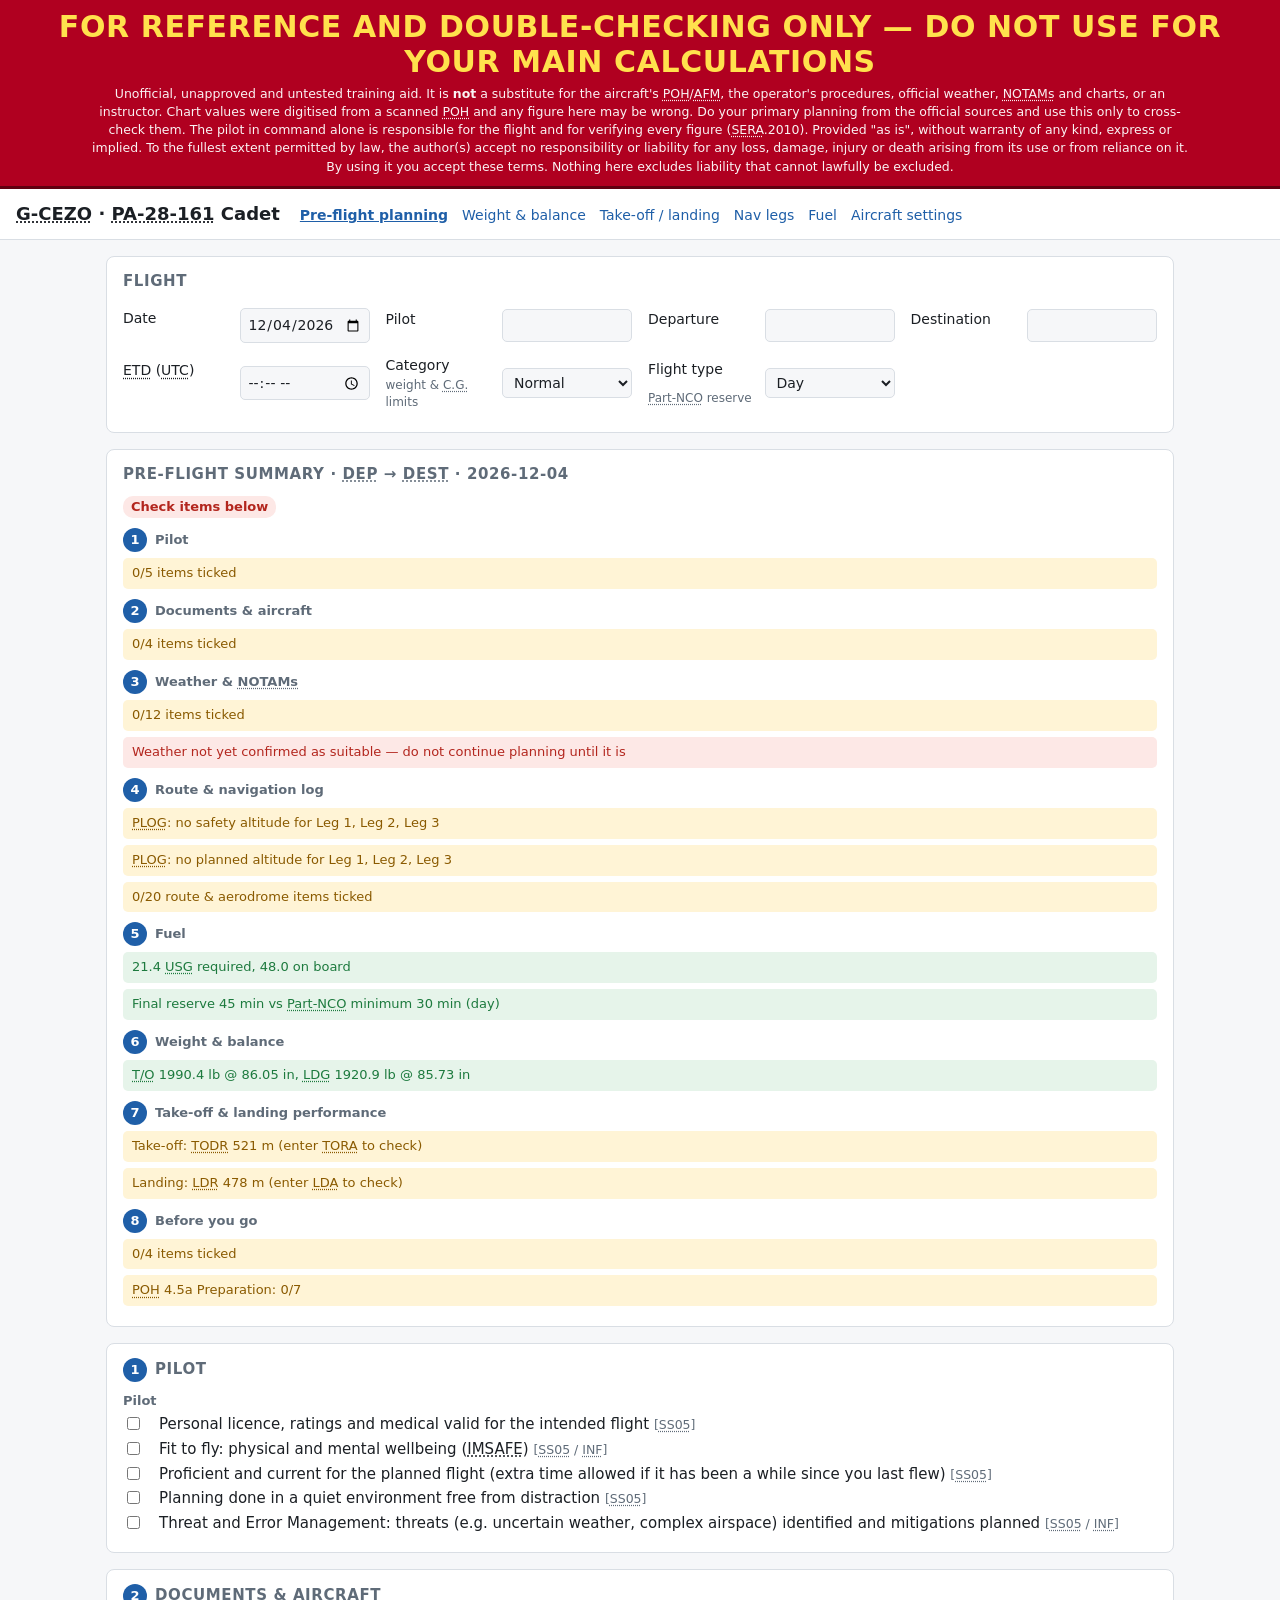
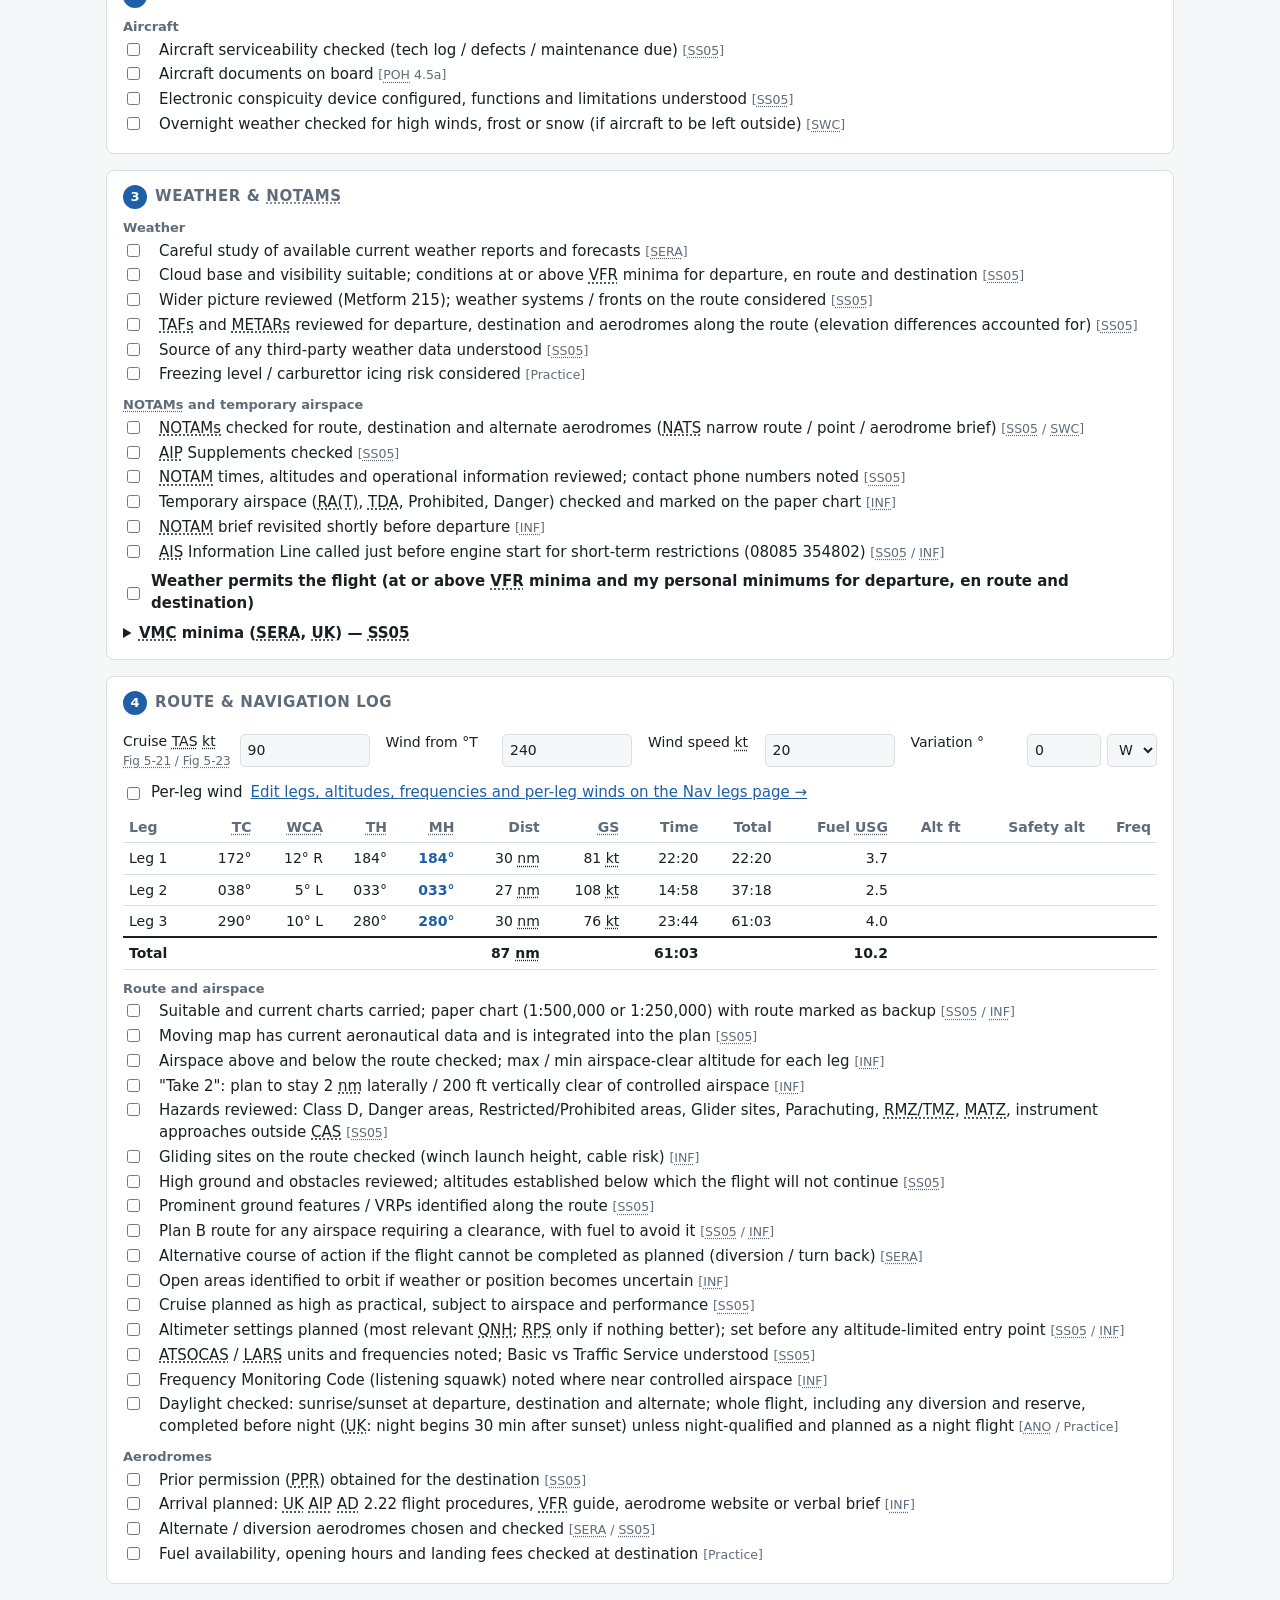
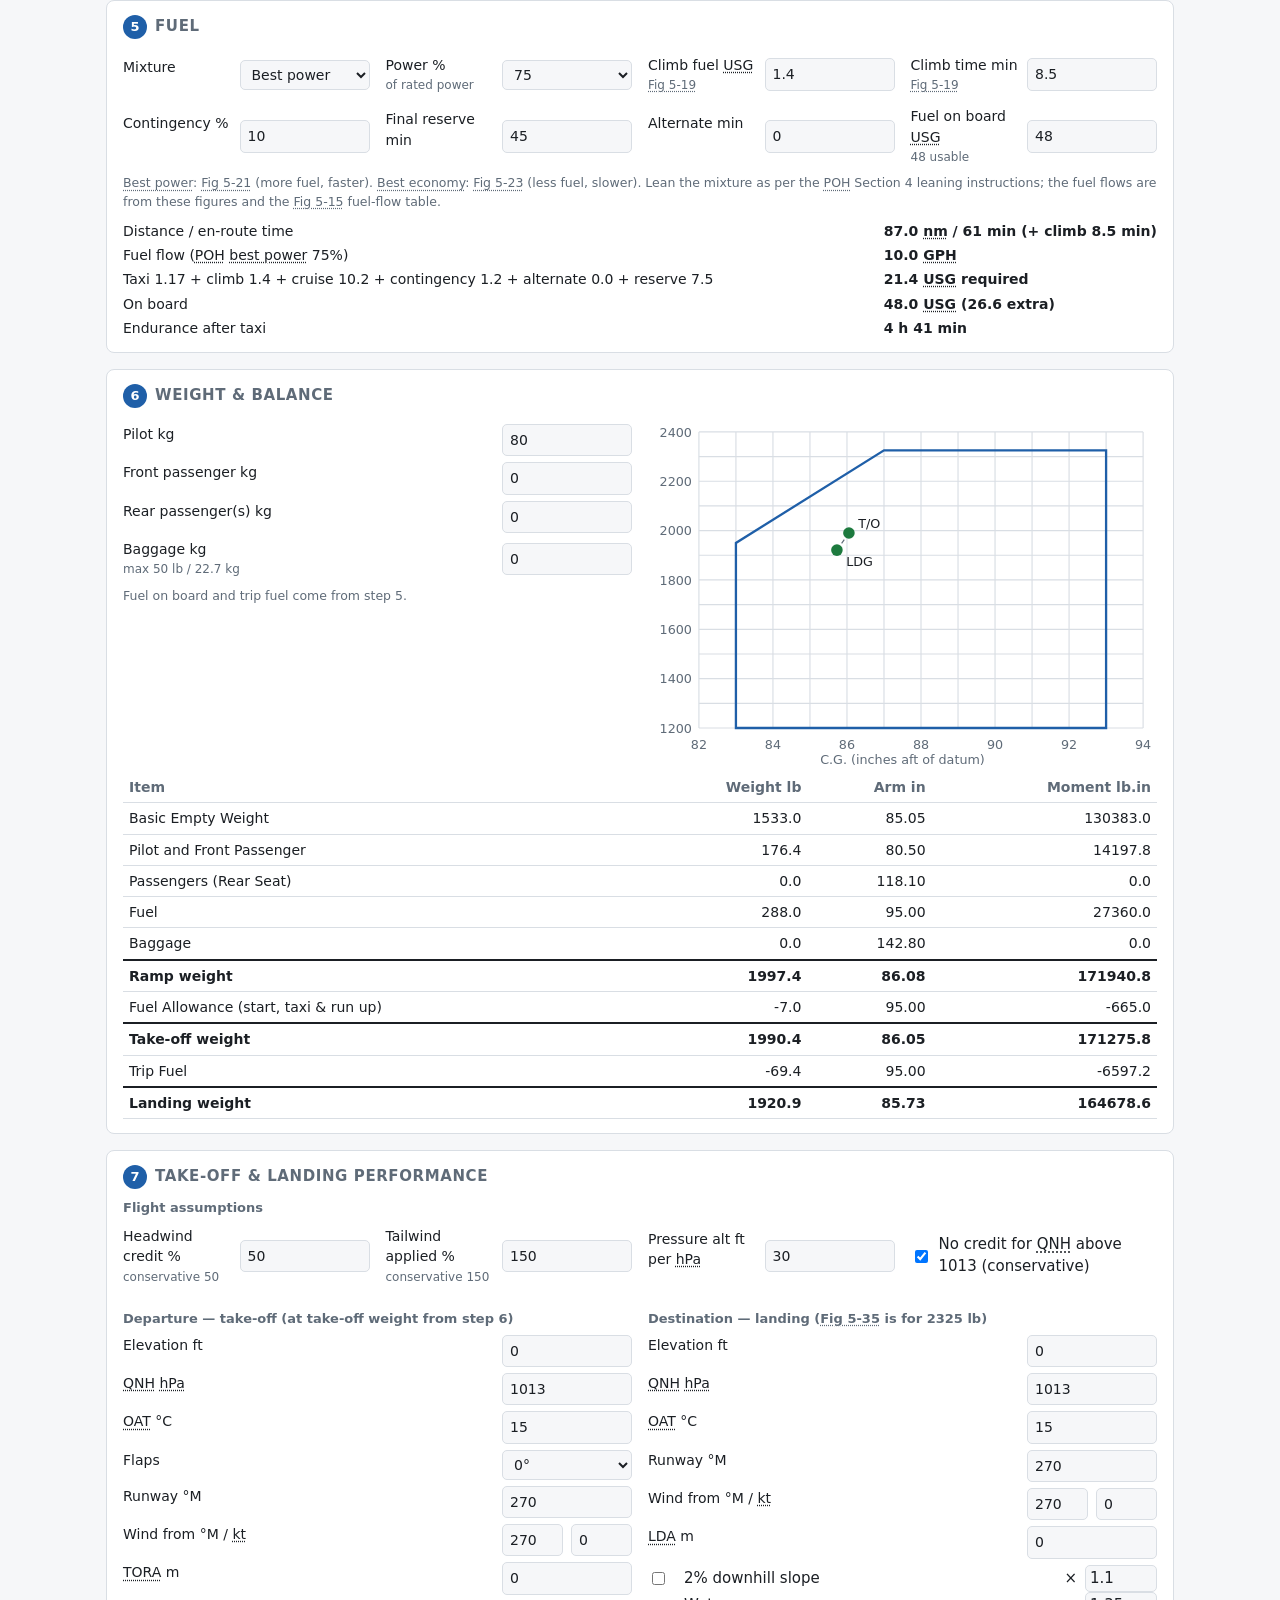
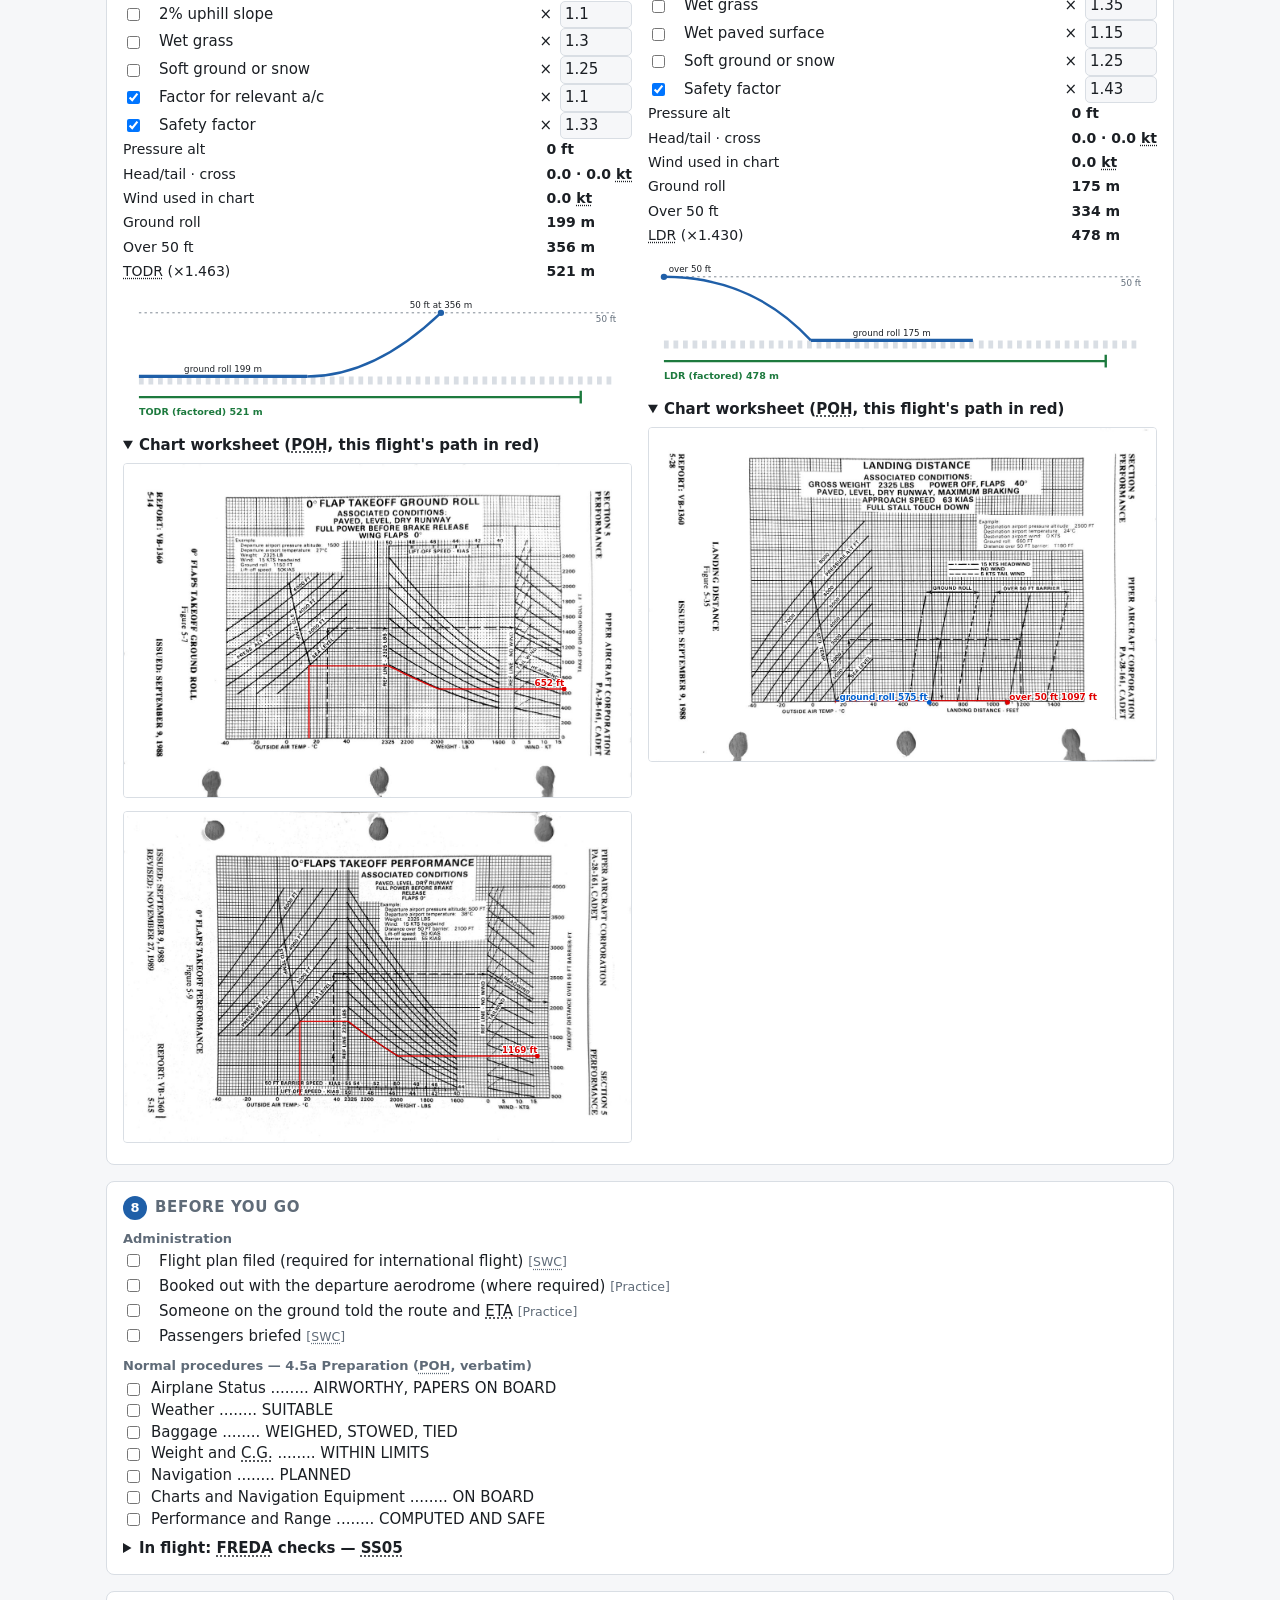
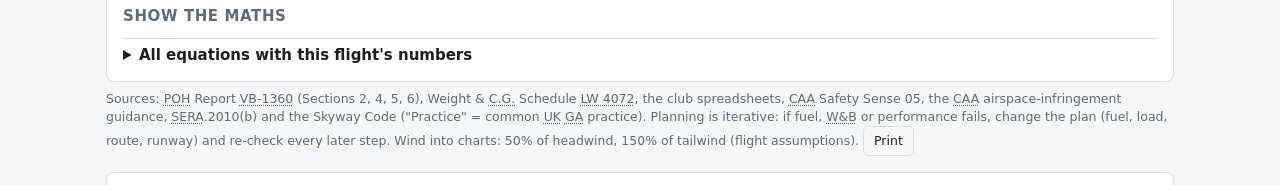
<file: index.html>
<!doctype html>
<html lang="en"><head><meta charset="utf-8"><meta name="viewport" content="width=device-width,initial-scale=1">
<title>G-CEZO Planning Tools</title>
<meta http-equiv="refresh" content="0; url=tools/preflight.html">
<style>body{font:16px system-ui,sans-serif;margin:2rem;background:#fff;color:#111}@media (prefers-color-scheme:dark){body{background:#121417;color:#e7eaee}a{color:#7fb0ef}}</style>
</head><body>
<p><b style="color:#b00020">UNOFFICIAL — FOR REFERENCE AND DOUBLE-CHECKING ONLY.</b></p>
<p>Opening the <a href="tools/preflight.html">G-CEZO pre-flight planning tools</a>…</p>
</body></html>
</file>
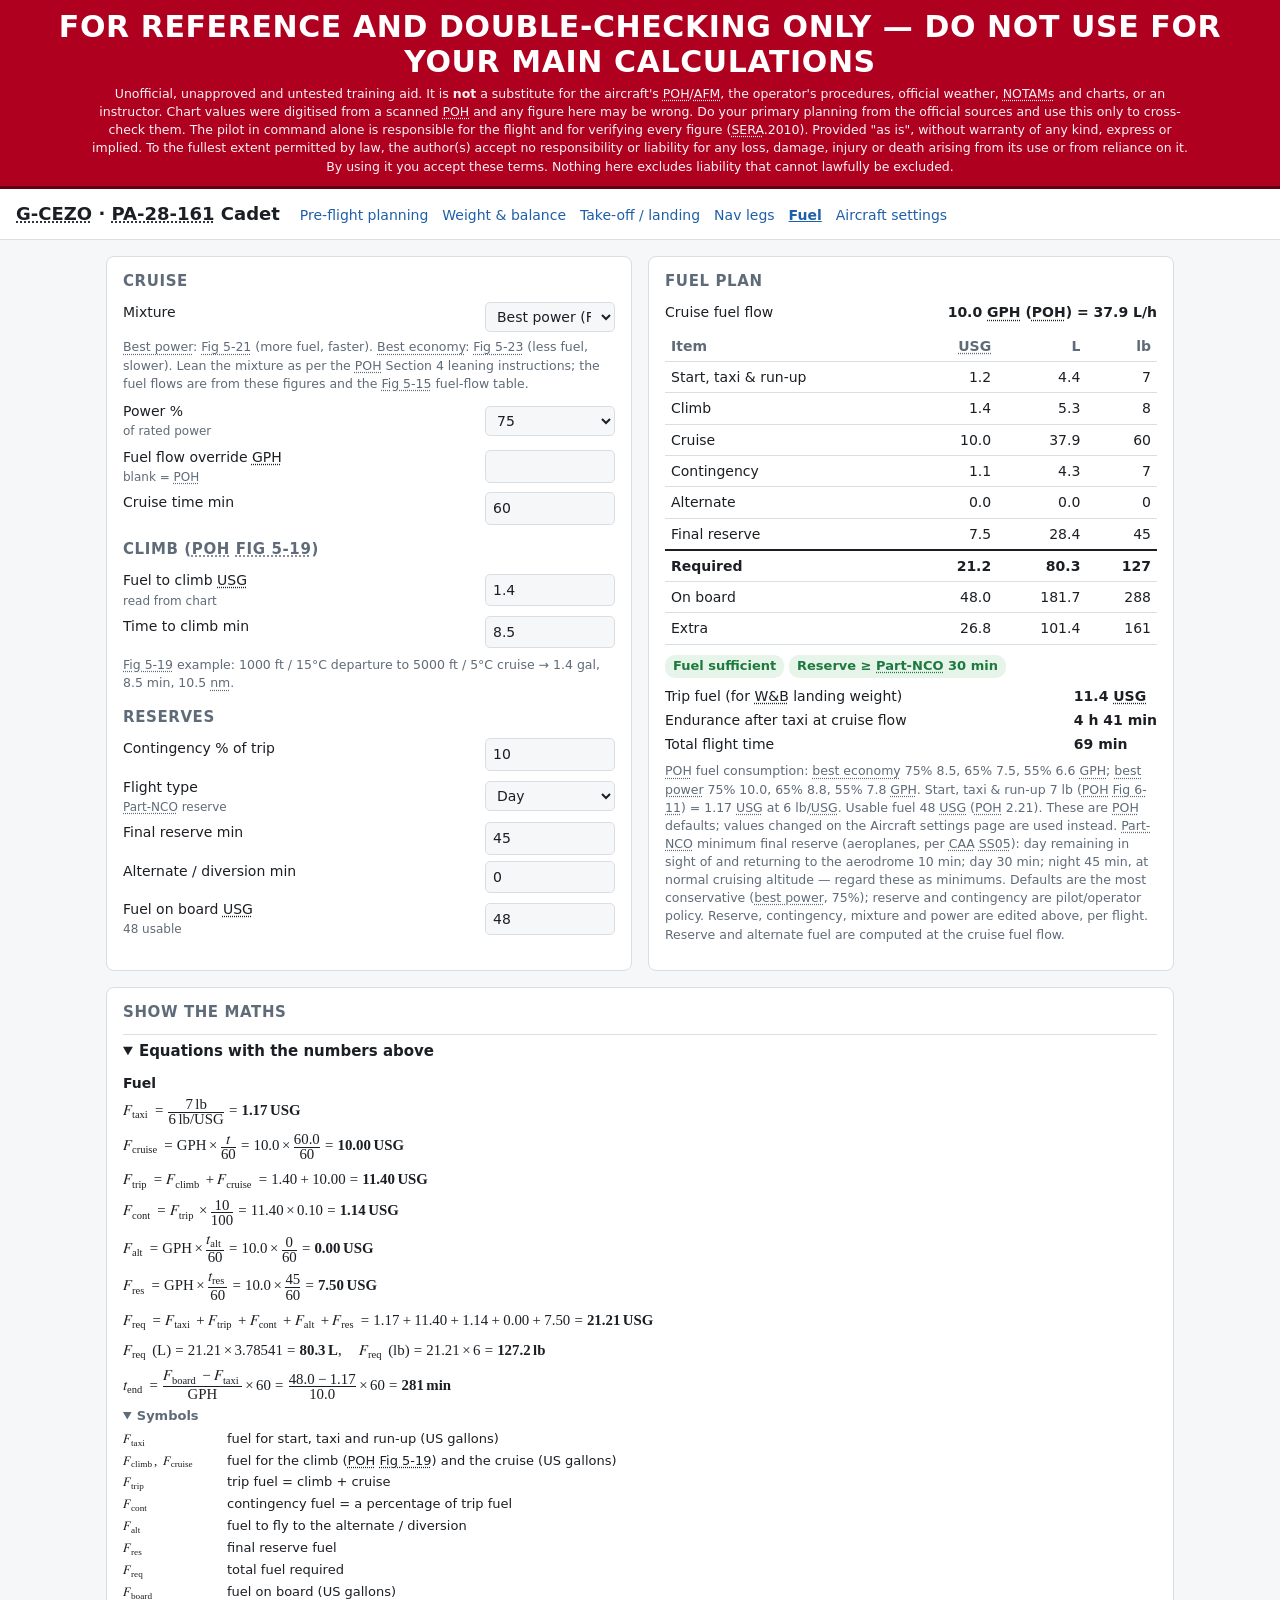
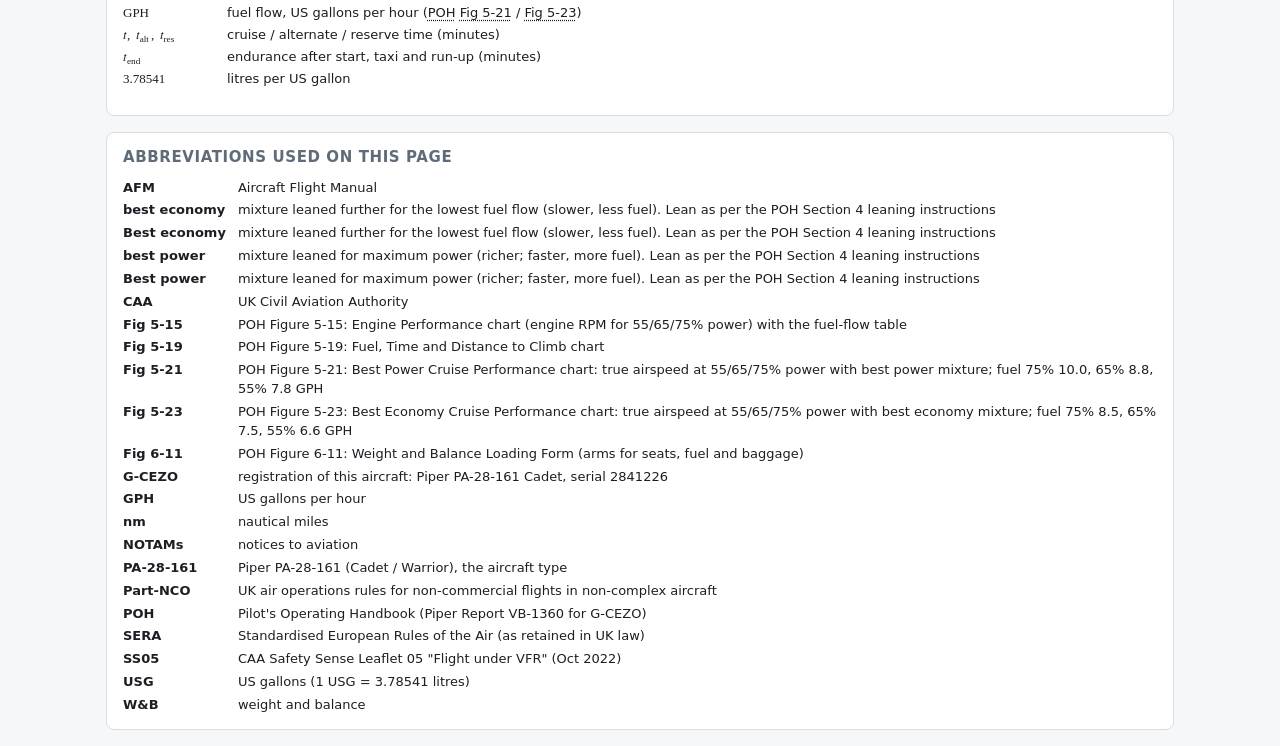
<file: tools/fuel.html>
<!doctype html>
<html lang="en"><head>
<meta charset="utf-8"><meta name="viewport" content="width=device-width,initial-scale=1">
<title>G-CEZO Fuel Planning</title>
<link rel="stylesheet" href="gcezo.css">
<script src="gcezo-charts.js"></script><script src="gcezo-lib.js"></script><script src="gcezo-math.js"></script><script src="gcezo-ui.js"></script><script src="gcezo-glossary.js"></script><script src="gcezo-plan.js"></script>
</head><body>
<main>
<div class="grid">
<section class="card">
  <h2>Cruise</h2>
  <label class="f">Mixture <select id="mix"><option value="bestPower">Best power (Fig 5-21)</option><option value="bestEconomy">Best economy (Fig 5-23)</option></select></label>
  <p class="note" style="margin:2px 0 8px">Best power: Fig 5-21 (more fuel, faster). Best economy: Fig 5-23 (less fuel, slower). Lean the mixture as per the POH Section 4 leaning instructions; the fuel flows are from these figures and the Fig 5-15 fuel-flow table.</p>
  <label class="f">Power % <small>of rated power</small><select id="pwr"><option>75</option><option>65</option><option>55</option></select></label>
  <label class="f">Fuel flow override GPH <small>blank = POH</small><input id="gph" type="number" placeholder=""></label>
  <label class="f">Cruise time min <input id="cruise" type="number" value="60"></label>
  <h2 style="margin-top:14px">Climb (POH Fig 5-19)</h2>
  <label class="f">Fuel to climb USG <small>read from chart</small><input id="climb" type="number" value="1.4" step="0.1"></label>
  <label class="f">Time to climb min <input id="climbt" type="number" value="8.5" step="0.5"></label>
  <p class="note">Fig 5-19 example: 1000 ft / 15&deg;C departure to 5000 ft / 5&deg;C cruise &rarr; 1.4 gal, 8.5 min, 10.5 nm.</p>
  <h2 style="margin-top:14px">Reserves</h2>
  <label class="f">Contingency % of trip <input id="cont" type="number" value="10"></label>
  <label class="f">Flight type <small>Part-NCO reserve</small><select id="ftype"><option value="day">Day</option><option value="dayLocal">Day, local (in sight of aerodrome)</option><option value="night">Night</option></select></label>
  <label class="f">Final reserve min <input id="res" type="number" value="45"></label>
  <label class="f">Alternate / diversion min <input id="alt" type="number" value="0"></label>
  <label class="f">Fuel on board USG <small id="fobmax"></small><input id="fob" type="number" value="48"></label>
</section>
<section class="card">
  <h2>Fuel plan</h2>
  <div id="out"></div>
  <p class="note">POH fuel consumption: best economy 75% 8.5, 65% 7.5, 55% 6.6 GPH; best power 75% 10.0, 65% 8.8, 55% 7.8 GPH.
  Start, taxi &amp; run-up 7 lb (POH Fig 6-11) = 1.17 USG at 6 lb/USG. Usable fuel 48 USG (POH 2.21). These are POH defaults; values changed on the Aircraft settings page are used instead.
  Part-NCO minimum final reserve (aeroplanes, per CAA SS05): day remaining in sight of and returning to the aerodrome 10 min; day 30 min; night 45 min, at normal cruising altitude &mdash; regard these as minimums.
  Defaults are the most conservative (best power, 75%); reserve and contingency are pilot/operator policy. Reserve, contingency, mixture and power are edited above, per flight.
  Reserve and alternate fuel are computed at the cruise fuel flow.</p>
</section>
</div>
<section class="card" style="margin-top:16px"><h2>Show the maths</h2><details class="maths" open><summary>Equations with the numbers above</summary><div id="maths"></div></details></section>
</main>
<script>
navBar('fuel.html');
$('fobmax').textContent=`${GCEZO.fuel.usableUSG} usable`;
const ids=['mix','pwr','gph','cruise','climb','climbt','cont','ftype','res','alt','fob'];
setDefault('mix',GCEZO.plan.mixture); setDefault('pwr',String(GCEZO.plan.power));
setDefault('cont',GCEZO.plan.contingencyPct); setDefault('ftype',GCEZO.plan.flightType); setDefault('res',GCEZO.plan.reserveMin); setDefault('fob',GCEZO.fuel.usableUSG);
const save=persist('gcezo-fuel-v2',ids);
function calc(){
  const poh=GCEZO.fuelFlowGPH[$('mix').value][$('pwr').value];
  const gph=$('gph').value!==''?num('gph'):poh;
  const taxi=-GCEZO.taxiAllowance.weight/GCEZO.fuel.lbPerUSG;
  const climb=num('climb'), cruise=gph*num('cruise')/60;
  const trip=climb+cruise, cont=trip*num('cont')/100, alt=gph*num('alt')/60, res=gph*num('res')/60;
  const req=taxi+trip+cont+alt+res, fob=num('fob');
  const endur=(fob-taxi)/gph*60;
  const row=(t,v)=>`<tr><td>${t}</td><td>${fx(v,1)}</td><td>${fx(v*GCEZO.conv.usgToL,1)}</td><td>${fx(v*GCEZO.fuel.lbPerUSG,0)}</td></tr>`;
  $('out').innerHTML=`<div class="kv"><span>Cruise fuel flow</span><b>${fx(gph,1)} GPH ${$('gph').value!==''?'(override)':'(POH)'} = ${fx(gph*GCEZO.conv.usgToL,1)} L/h</b></div>
  <table style="margin-top:8px"><tr><th>Item</th><th>USG</th><th>L</th><th>lb</th></tr>
  ${row('Start, taxi & run-up',taxi)}${row('Climb',climb)}${row('Cruise',cruise)}${row('Contingency',cont)}${row('Alternate',alt)}${row('Final reserve',res)}
  <tr class="tot"><td>Required</td><td>${fx(req,1)}</td><td>${fx(req*GCEZO.conv.usgToL,1)}</td><td>${fx(req*GCEZO.fuel.lbPerUSG,0)}</td></tr>
  ${row('On board',fob)}${row('Extra',fob-req)}</table>
  <div style="margin-top:10px">${pill(fob>=req,'Fuel sufficient','Fuel insufficient')} ${(()=>{const nr=NCO_RESERVE[$('ftype').value];return num('res')>=nr.min?`<span class="pill ok">Reserve &ge; Part-NCO ${nr.min} min</span>`:`<span class="pill bad">Reserve below Part-NCO ${nr.min} min</span>`;})()} ${fob>GCEZO.fuel.usableUSG?`<span class="pill bad">exceeds ${GCEZO.fuel.usableUSG} USG usable</span>`:''}</div>
  <div class="kv" style="margin-top:8px"><span>Trip fuel (for W&amp;B landing weight)</span><b>${fx(trip,1)} USG</b>
  <span>Endurance after taxi at cruise flow</span><b>${Math.floor(endur/60)} h ${fx(endur%60)} min</b>
  <span>Total flight time</span><b>${fx(num('climbt')+num('cruise'))} min</b></div>`;
  $('maths').innerHTML=mathsFuel({taxi,climb,gph,cruiseMin:num('cruise'),cruise,contPct:num('cont'),cont,altMin:num('alt'),alt,resMin:num('res'),res,req,fob,endur});
  save();
}
ids.forEach(i=>$(i).addEventListener('input',calc)); calc();
</script>
</body></html>
</file>
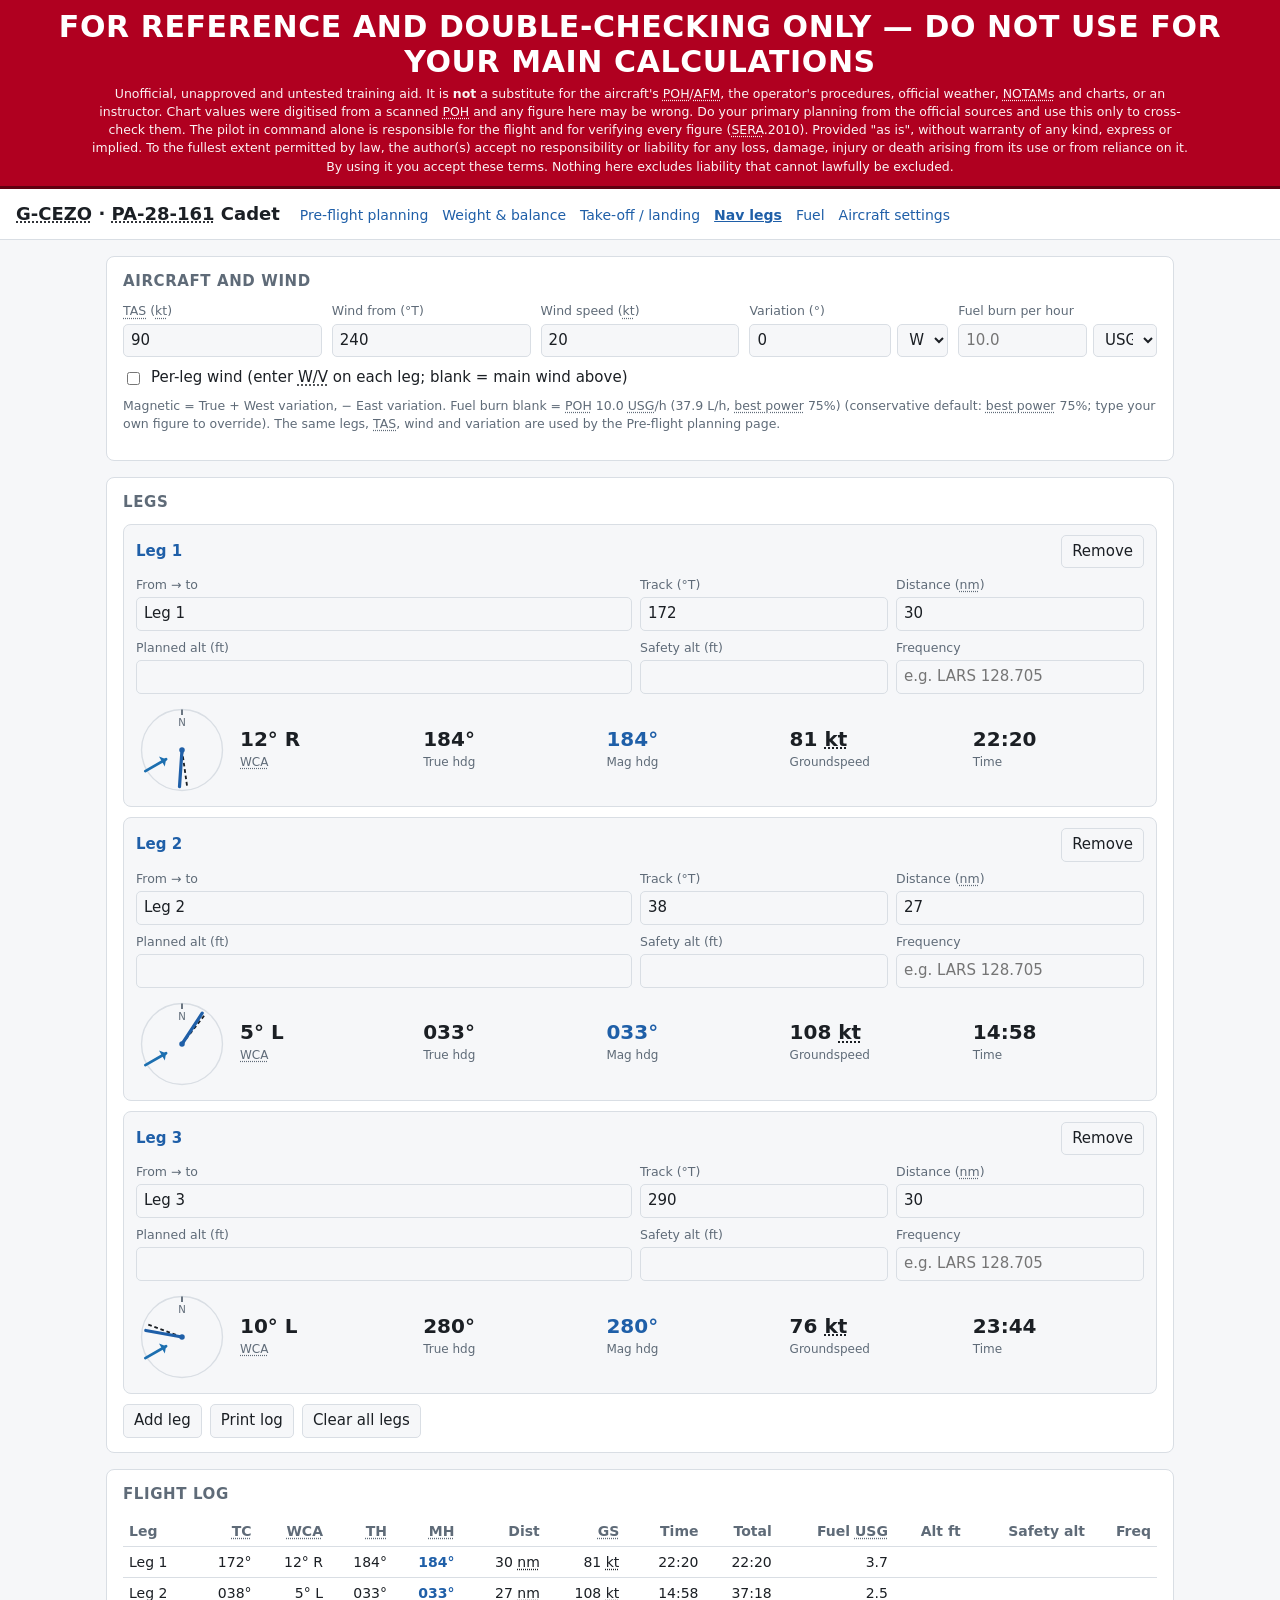
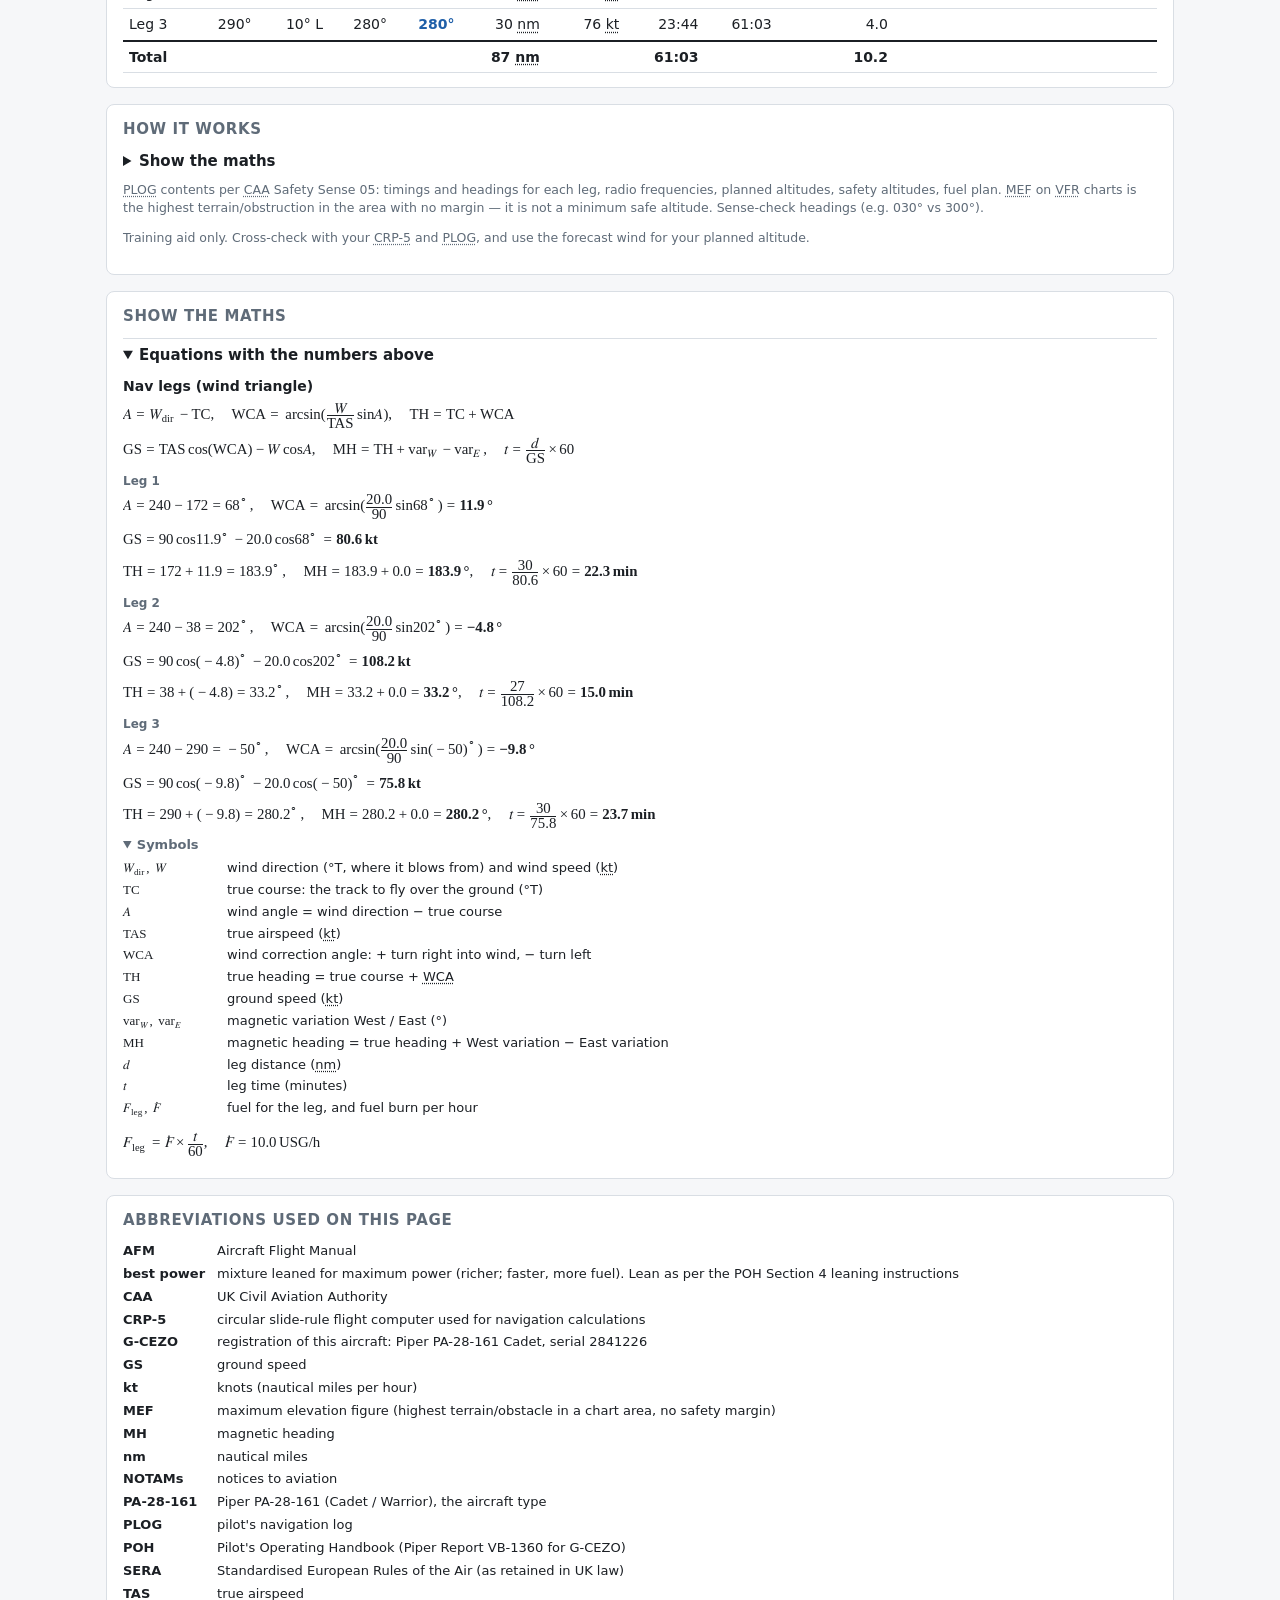
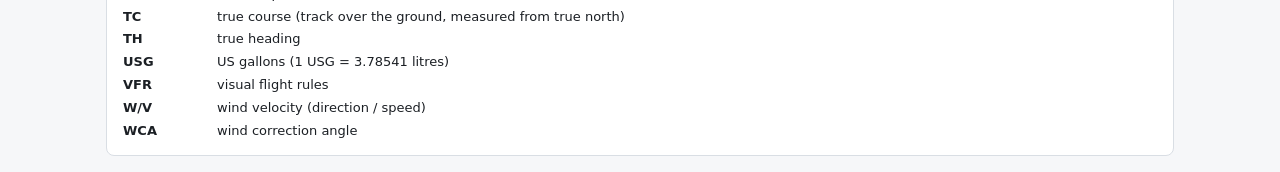
<file: tools/nav-legs.html>
<!doctype html>
<html lang="en-GB"><head>
<meta charset="utf-8"><meta name="viewport" content="width=device-width,initial-scale=1">
<title>G-CEZO Nav Legs</title>
<link rel="stylesheet" href="gcezo.css">
<script src="gcezo-charts.js"></script><script src="gcezo-lib.js"></script><script src="gcezo-math.js"></script><script src="gcezo-ui.js"></script><script src="gcezo-glossary.js"></script>
</head><body>
<main>
<section class="card">
  <h2>Aircraft and wind</h2>
  <div class="navgrid">
    <div><label for="tas">TAS (kt)</label><input id="tas" type="number" inputmode="decimal" min="30" max="300"></div>
    <div><label for="wd">Wind from (°T)</label><input id="wd" type="number" inputmode="numeric" min="0" max="360"></div>
    <div><label for="ws">Wind speed (kt)</label><input id="ws" type="number" inputmode="decimal" min="0" max="150"></div>
    <div><label for="var">Variation (°)</label>
      <div class="varrow"><input id="var" type="number" inputmode="decimal" min="0" max="30" step="0.5">
        <select id="varew" aria-label="Variation east or west"><option value="W">W</option><option value="E">E</option></select></div></div>
    <div><label for="fuel">Fuel burn per hour</label>
      <div class="varrow"><input id="fuel" type="number" inputmode="decimal" min="0" max="500">
        <select id="fuelu" aria-label="Fuel unit"><option value="usg">USG</option><option value="l">L</option></select></div></div>
  </div>
  <label class="row" style="margin-top:10px"><input type="checkbox" id="perleg"> Per-leg wind (enter W/V on each leg; blank = main wind above)</label>
  <p class="note">Magnetic = True + West variation, − East variation. Fuel burn blank = POH <span id="pohflow"></span>
  (conservative default: best power 75%; type your own figure to override). The same legs, TAS, wind and variation are used by the Pre-flight planning page.</p>
</section>

<section class="card" style="margin-top:16px">
  <h2>Legs</h2>
  <div id="legs"></div>
  <div class="row">
    <button id="add" type="button">Add leg</button>
    <button id="print" type="button">Print log</button>
    <button id="reset" type="button">Clear all legs</button>
  </div>
</section>

<section class="card" style="margin-top:16px">
  <h2>Flight log</h2>
  <div style="overflow-x:auto" id="log"></div>
</section>

<section class="card" style="margin-top:16px">
  <h2>How it works</h2>
  <details><summary>Show the maths</summary>
    <p class="note">A = wind direction − track. WCA = arcsin[(wind ÷ TAS) × sin A]. True heading = track + WCA. Groundspeed = TAS × cos WCA − wind × cos A. Time = distance ÷ groundspeed × 60.</p>
    <p class="note">Check: wind from the right of track turns the nose right (heading goes up); wind from the left turns it left. A straight headwind gives zero correction and GS = TAS − wind.</p>
  </details>
  <p class="note">PLOG contents per CAA Safety Sense 05: timings and headings for each leg, radio frequencies, planned altitudes, safety altitudes, fuel plan.
  MEF on VFR charts is the highest terrain/obstruction in the area with no margin &mdash; it is not a minimum safe altitude. Sense-check headings (e.g. 030&deg; vs 300&deg;).</p>
  <p class="note">Training aid only. Cross-check with your CRP-5 and PLOG, and use the forecast wind for your planned altitude.</p>
</section>
<section class="card" style="margin-top:16px"><h2>Show the maths</h2><details class="maths" open><summary>Equations with the numbers above</summary><div id="maths"></div></details></section>
</main>
<script>
navBar('nav-legs.html');
const st=navLoad();
const rad=Math.PI/180, n=(v,d)=>{const x=parseFloat(v);return isFinite(x)?x:d;};
const pohGPH=()=>GCEZO.fuelFlowGPH[GCEZO.plan.mixture][GCEZO.plan.power];
function fuelRate(){
  if(st.fuel!=='') return n(st.fuel,0);
  return st.fuelUnit==='l'?pohGPH()*GCEZO.conv.usgToL:pohGPH();
}
function showPohFlow(){
  const g=pohGPH();
  $('pohflow').textContent=`${g.toFixed(1)} USG/h (${(g*GCEZO.conv.usgToL).toFixed(1)} L/h, ${GCEZO.plan.mixture==='bestPower'?'best power':'best economy'} ${GCEZO.plan.power}%)`;
  $('fuel').placeholder=st.fuelUnit==='l'?(g*GCEZO.conv.usgToL).toFixed(1):g.toFixed(1);
}

let legUI=[];
function field(labelText,type,value,onInput,cls,attrs){
  const wrap=document.createElement('div'); if(cls) wrap.className=cls;
  const id='f'+Math.random().toString(36).slice(2,9);
  const lab=document.createElement('label'); lab.htmlFor=id; lab.textContent=labelText;
  const inp=document.createElement('input'); inp.id=id; inp.type=type; inp.value=value;
  for(const k in attrs) inp.setAttribute(k,attrs[k]);
  inp.addEventListener('input',()=>{onInput(inp.value);update();});
  wrap.appendChild(lab); wrap.appendChild(inp); return wrap;
}
function stat(cls,label){
  const d=document.createElement('div'); d.className='n '+(cls||'');
  const b=document.createElement('b'), s=document.createElement('span'); s.textContent=label;
  d.appendChild(b); d.appendChild(s); return {el:d,b};
}
function renderLegs(){
  const legsEl=$('legs'); legsEl.textContent=''; legUI=[];
  st.legs.forEach((leg,i)=>{
    const box=document.createElement('div'); box.className='leg';
    const head=document.createElement('div'); head.className='leghead';
    const num_=document.createElement('span'); num_.className='legnum'; num_.textContent='Leg '+(i+1);
    const del=document.createElement('button'); del.type='button'; del.textContent='Remove'; del.setAttribute('aria-label','Remove leg '+(i+1));
    del.addEventListener('click',()=>{st.legs.splice(i,1);renderLegs();update();});
    head.appendChild(num_); head.appendChild(del);
    const ins=document.createElement('div'); ins.className='leginputs';
    ins.appendChild(field('From → to','text',leg.name,v=>{leg.name=v.slice(0,40);},'name',{maxlength:'40',autocomplete:'off'}));
    ins.appendChild(field('Track (°T)','number',leg.tc,v=>{leg.tc=n(v,'');},'',{inputmode:'numeric',min:'0',max:'360'}));
    ins.appendChild(field('Distance (nm)','number',leg.d,v=>{leg.d=n(v,'');},'',{inputmode:'decimal',min:'0',step:'0.1'}));
    ins.appendChild(field('Planned alt (ft)','number',leg.alt??'',v=>{leg.alt=n(v,'');},'',{inputmode:'numeric',min:'0',step:'100'}));
    ins.appendChild(field('Safety alt (ft)','number',leg.msa??'',v=>{leg.msa=n(v,'');},'',{inputmode:'numeric',min:'0',step:'100'}));
    ins.appendChild(field('Frequency','text',leg.freq??'',v=>{leg.freq=v.slice(0,30);},'',{maxlength:'30',autocomplete:'off',placeholder:'e.g. LARS 128.705'}));
    if(st.perLeg){
      ins.appendChild(field('Leg wind from (°T)','number',leg.wd??'',v=>{leg.wd=n(v,'');},'',{inputmode:'numeric',min:'0',max:'360',placeholder:String(st.wd)}));
      ins.appendChild(field('Leg wind (kt)','number',leg.ws??'',v=>{leg.ws=n(v,'');},'',{inputmode:'decimal',min:'0',placeholder:String(st.ws)}));
    }
    const out=document.createElement('div'); out.className='legout';
    const svg=document.createElementNS('http://www.w3.org/2000/svg','svg'); svg.setAttribute('viewBox','-50 -50 100 100'); svg.setAttribute('role','img');
    const nums=document.createElement('div'); nums.className='nums';
    const sW=stat('','WCA'),sT=stat('','True hdg'),sM=stat('mh','Mag hdg'),sG=stat('','Groundspeed'),sTi=stat('','Time');
    [sW,sT,sM,sG,sTi].forEach(s=>nums.appendChild(s.el));
    out.appendChild(svg); out.appendChild(nums);
    const err=document.createElement('div'); err.className='msg warn'; err.hidden=true; err.setAttribute('role','status');
    box.appendChild(head); box.appendChild(ins); box.appendChild(out); box.appendChild(err);
    legsEl.appendChild(box);
    legUI.push({svg,out,err,w:sW.b,t:sT.b,m:sM.b,g:sG.b,ti:sTi.b});
  });
}
function drawRose(svg,tc,th,wd,ws){
  const NS='http://www.w3.org/2000/svg'; svg.textContent='';
  const el=(nm,a)=>{const e=document.createElementNS(NS,nm);for(const k in a)e.setAttribute(k,a[k]);svg.appendChild(e);return e;};
  const pt=(deg,r)=>[Math.sin(deg*rad)*r,-Math.cos(deg*rad)*r];
  el('circle',{cx:0,cy:0,r:44,fill:'none',stroke:'var(--line)','stroke-width':1.5});
  const nn=pt(0,44); el('line',{x1:nn[0],y1:nn[1],x2:0,y2:-38,stroke:'var(--mute)','stroke-width':2});
  const nt=el('text',{x:0,y:-26,'text-anchor':'middle','font-size':9}); nt.textContent='N';
  if(ws>0){ // wind arrow: blows from wd toward centre
    const a=pt(wd,46),b=pt(wd,20);
    el('line',{x1:a[0],y1:a[1],x2:b[0],y2:b[1],stroke:'var(--wind)','stroke-width':3,'stroke-linecap':'round'});
    const h1=pt(wd+14,26),h2=pt(wd-14,26);
    el('polygon',{points:b[0]+','+b[1]+' '+h1[0]+','+h1[1]+' '+h2[0]+','+h2[1],fill:'var(--wind)'});
  }
  const t=pt(tc,40); el('line',{x1:0,y1:0,x2:t[0],y2:t[1],stroke:'var(--ink)','stroke-width':2,'stroke-dasharray':'4 3'});
  const h=pt(th,40); el('line',{x1:0,y1:0,x2:h[0],y2:h[1],stroke:'var(--acc)','stroke-width':3.5,'stroke-linecap':'round'});
  el('circle',{cx:0,cy:0,r:3,fill:'var(--acc)'});
  svg.setAttribute('aria-label','Track '+hdgTxt(tc)+' dashed, heading '+hdgTxt(th)+', wind from '+hdgTxt(wd));
}
function update(){
  const nc=navCompute(st);
  nc.rows.forEach(({leg,r},i)=>{
    const ui=legUI[i];
    if(r.err){
      ui.err.hidden=false; ui.err.textContent=r.err; ui.out.style.opacity=.35;
      [ui.w,ui.t,ui.m,ui.g,ui.ti].forEach(b=>b.textContent='–');
    } else {
      ui.err.hidden=true; ui.out.style.opacity=1;
      ui.w.textContent=wcaTxt(r.wca); ui.t.textContent=hdgTxt(r.th); ui.m.textContent=hdgTxt(r.mh);
      ui.g.textContent=Math.round(r.gs)+' kt'; ui.ti.textContent=mmss(r.time);
      drawRose(ui.svg,n(leg.tc,0),r.th,r.wd,r.ws);
    }
  });
  $('log').innerHTML=navLogHTML(nc,fuelRate(),st.fuelUnit==='l'?'L':'USG');
  $('maths').innerHTML=mathsNav(nc,st)+eq(String.raw`F_{\text{leg}} = \dot{F}\times\frac{t}{60}, \quad \dot{F} = ${fx(fuelRate(),1)}\,\text{${st.fuelUnit==='l'?'L':'USG'}/h}`);
  showPohFlow(); navSave(st);
}
function bind(id,key,parse){const e=$(id);e.value=st[key];e.addEventListener('input',()=>{st[key]=parse(e.value);update();});}
bind('tas','tas',v=>n(v,0)); bind('wd','wd',v=>n(v,NaN)); bind('ws','ws',v=>n(v,0));
bind('var','v',v=>Math.abs(n(v,0))); bind('varew','vew',v=>v==='E'?'E':'W');
bind('fuel','fuel',v=>v===''?'':n(v,'')); bind('fuelu','fuelUnit',v=>v==='l'?'l':'usg');
$('perleg').checked=st.perLeg;
$('perleg').addEventListener('change',()=>{st.perLeg=$('perleg').checked;renderLegs();update();});
$('add').addEventListener('click',()=>{
  if(st.legs.length>=40) return;
  st.legs.push({name:'Leg '+(st.legs.length+1),tc:'',d:'',wd:'',ws:'',alt:'',msa:'',freq:''}); renderLegs(); update();
  const inputs=$('legs').querySelectorAll('.leg:last-child input'); if(inputs[1]) inputs[1].focus();
});
$('reset').addEventListener('click',()=>{ if(!confirm('Clear all legs?')) return; st.legs=[{name:'Leg 1',tc:'',d:''}]; renderLegs(); update(); });
$('print').addEventListener('click',()=>window.print());
renderLegs(); update();
</script>
</body></html>
</file>
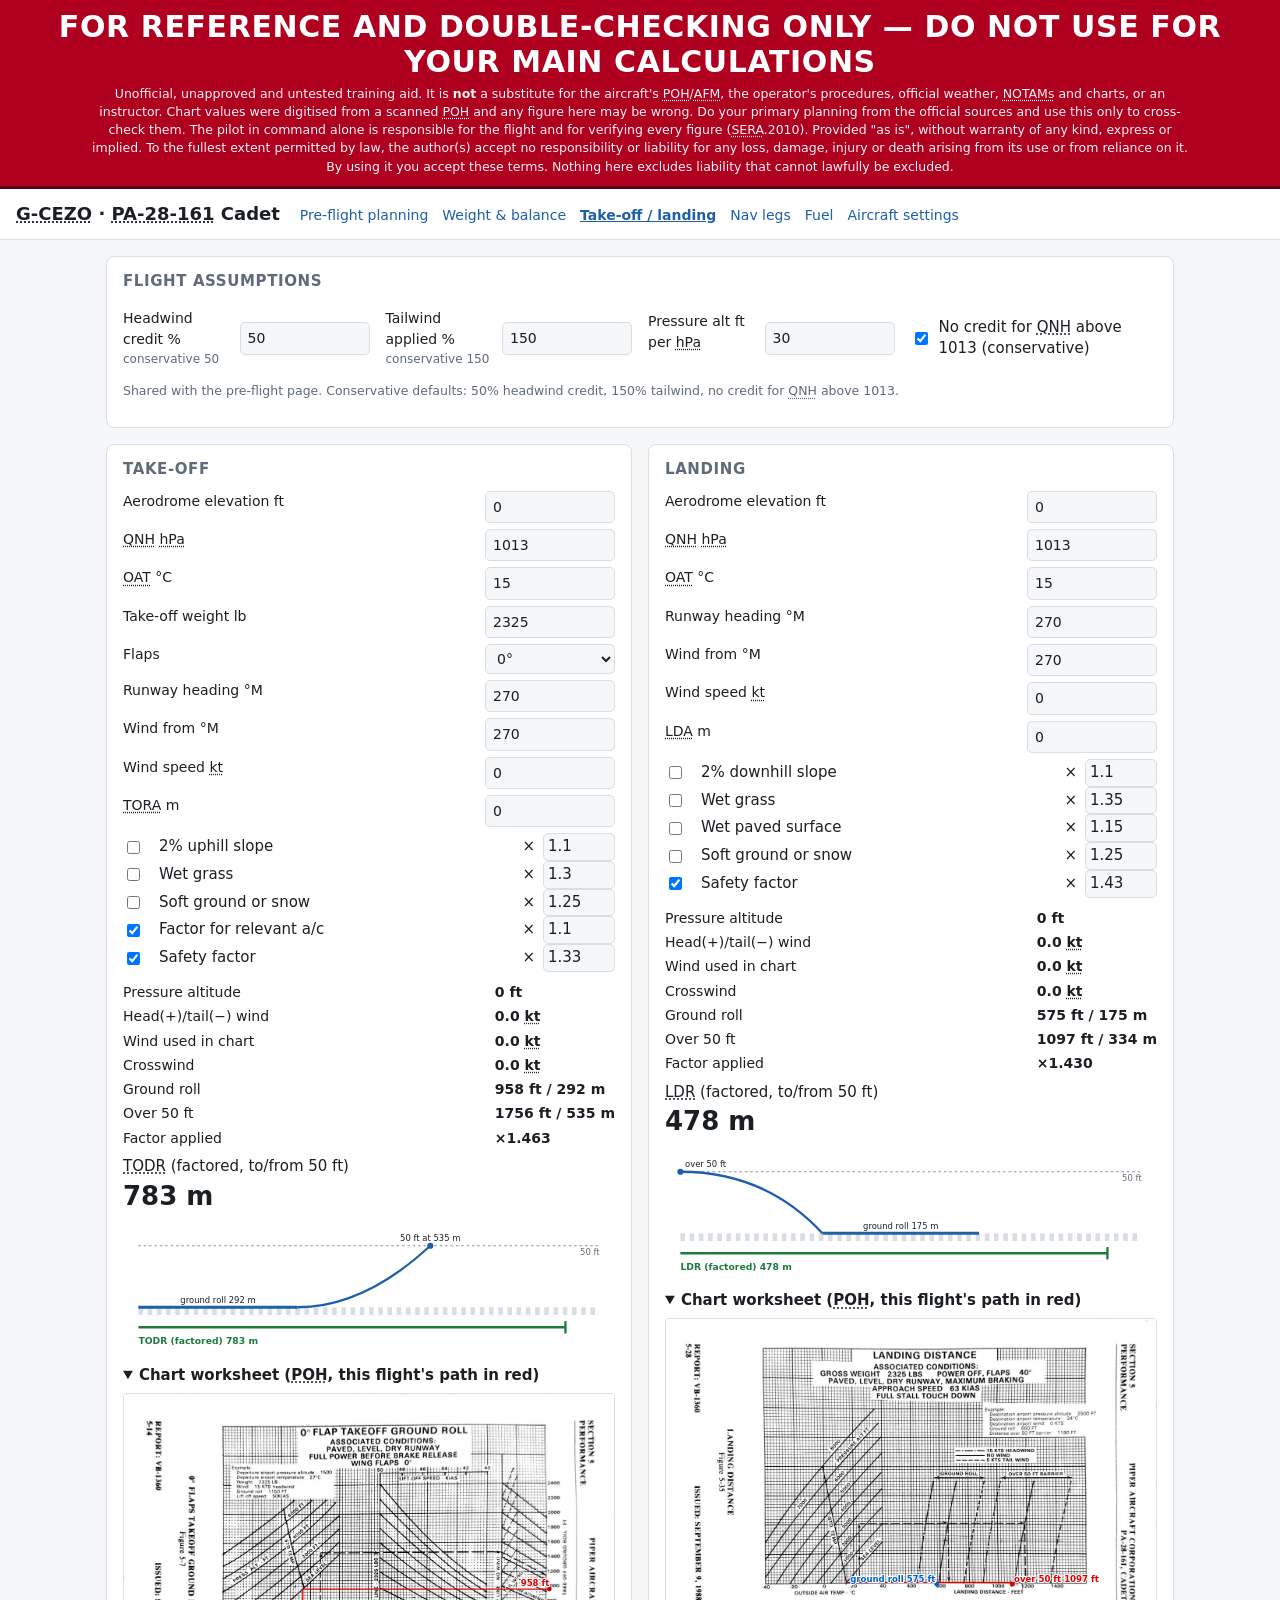
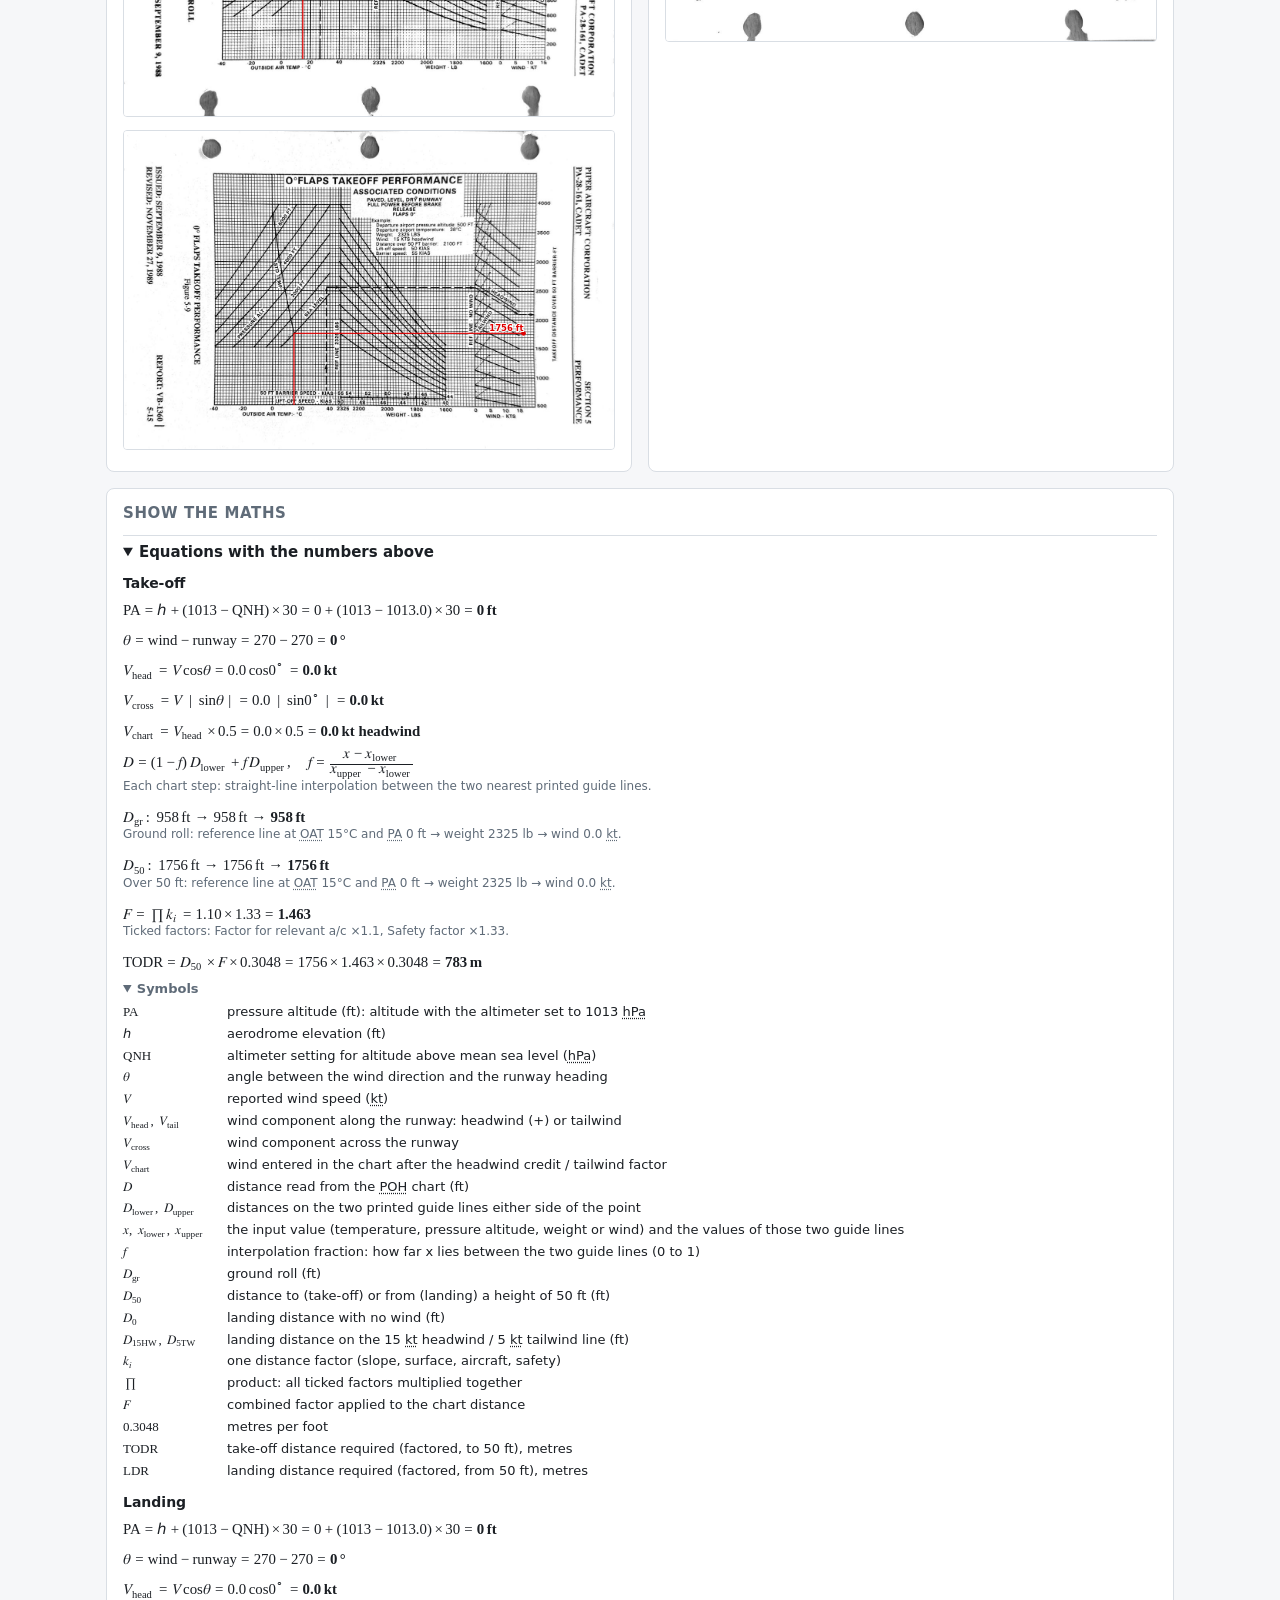
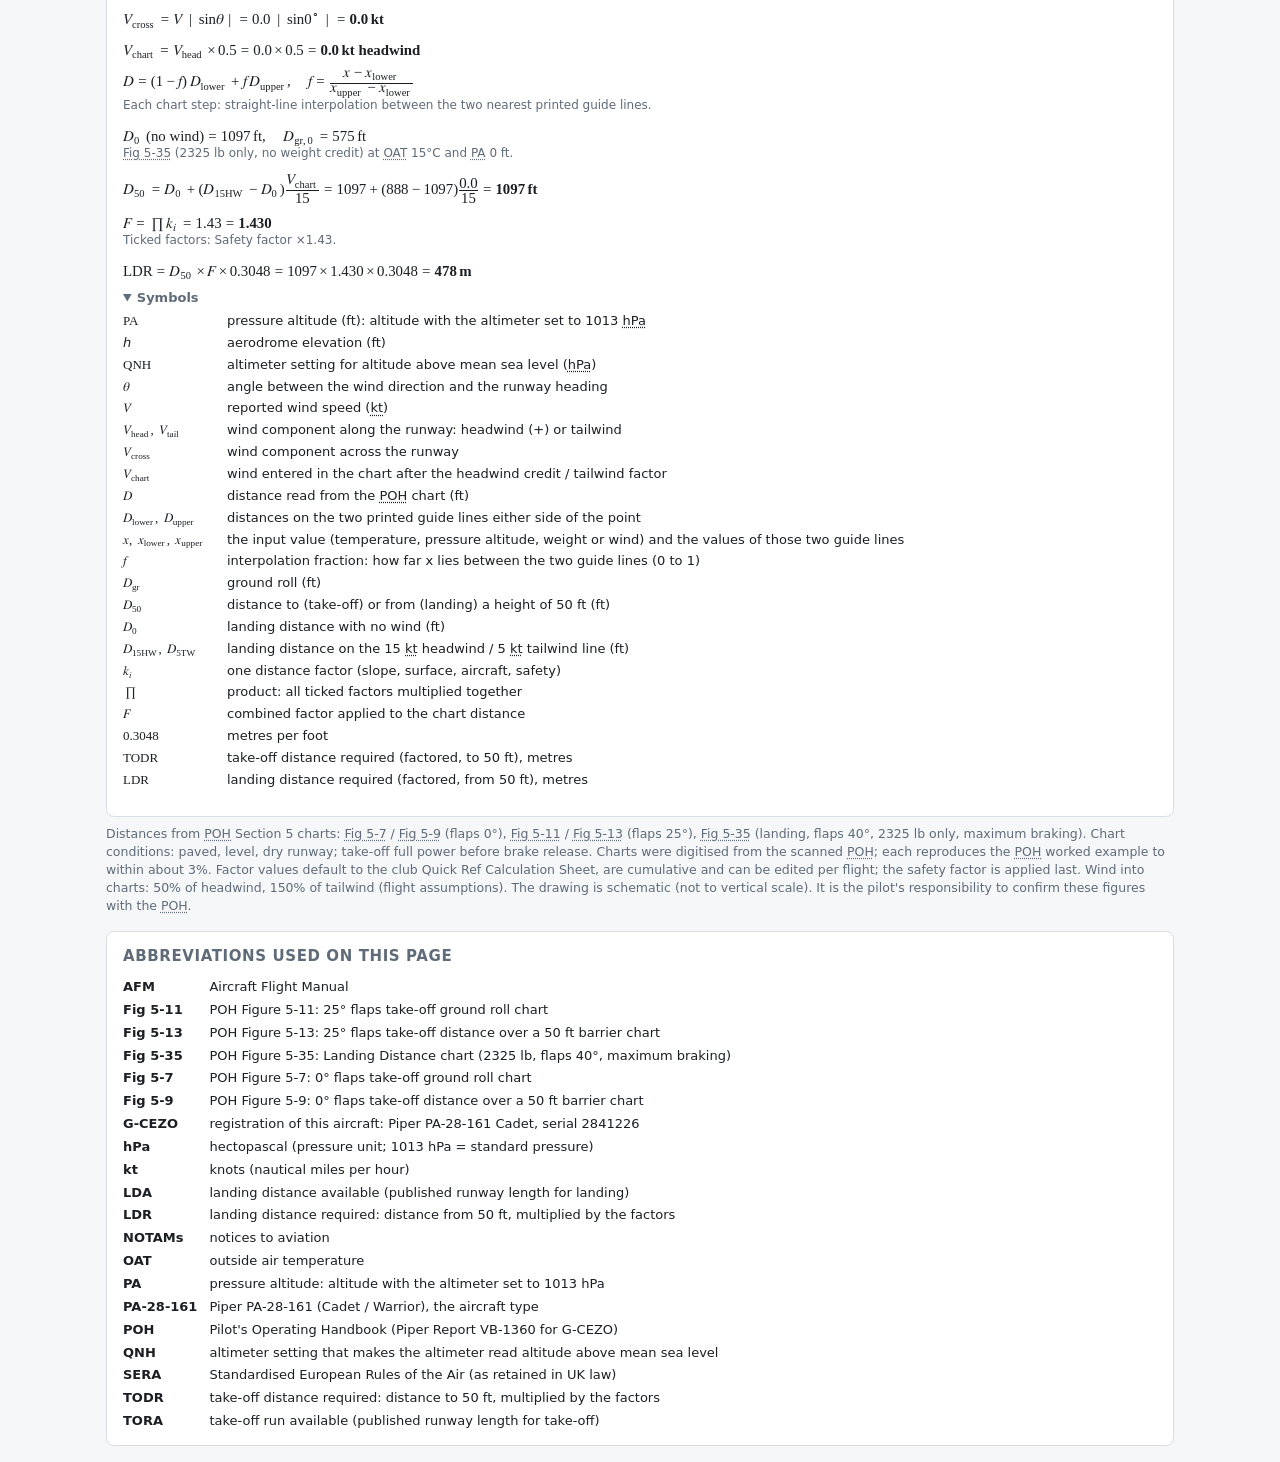
<file: tools/performance.html>
<!doctype html>
<html lang="en"><head>
<meta charset="utf-8"><meta name="viewport" content="width=device-width,initial-scale=1">
<title>G-CEZO Take-off &amp; Landing</title>
<link rel="stylesheet" href="gcezo.css">
<script src="gcezo-charts.js"></script><script src="gcezo-lib.js"></script><script src="gcezo-math.js"></script><script src="gcezo-ui.js"></script><script src="gcezo-glossary.js"></script><script src="gcezo-sheets.js"></script>
</head><body>
<main>
<section class="card"><h2>Flight assumptions</h2><div id="assume"></div>
<p class="note">Shared with the pre-flight page. Conservative defaults: 50% headwind credit, 150% tailwind, no credit for QNH above 1013.</p></section>
<div class="grid" id="sides" style="margin-top:16px"></div>
<section class="card" style="margin-top:16px"><h2>Show the maths</h2>
<details class="maths" open><summary>Equations with the numbers above</summary><div id="maths"></div></details></section>
<p class="note">Distances from POH Section 5 charts: Fig 5-7 / Fig 5-9 (flaps 0&deg;), Fig 5-11 / Fig 5-13 (flaps 25&deg;), Fig 5-35 (landing, flaps 40&deg;, 2325 lb only, maximum braking).
Chart conditions: paved, level, dry runway; take-off full power before brake release. Charts were digitised from the scanned POH; each reproduces the POH worked example to within about 3%.
Factor values default to the club Quick Ref Calculation Sheet, are cumulative and can be edited per flight; the safety factor is applied last. <span id="wn"></span>
The drawing is schematic (not to vertical scale). It is the pilot's responsibility to confirm these figures with the POH.</p>
</main>
<script>
navBar('performance.html');
function sideHTML(s,title){
  return `<section class="card"><h2>${title}</h2>
   <label class="f">Aerodrome elevation ft <input id="${s}_elev" type="number" value="0"></label>
   <label class="f">QNH hPa <input id="${s}_qnh" type="number" value="1013"></label>
   <label class="f">OAT &deg;C <input id="${s}_oat" type="number" value="15"></label>
   ${s==='to'?`<label class="f">Take-off weight lb <input id="to_w" type="number" value="2325"></label>
   <label class="f">Flaps <select id="to_flap"><option value="0">0&deg;</option><option value="25">25&deg;</option></select></label>`:''}
   <label class="f">Runway heading &deg;M <input id="${s}_rwy" type="number" value="270"></label>
   <label class="f">Wind from &deg;M <input id="${s}_wd" type="number" value="270"></label>
   <label class="f">Wind speed kt <input id="${s}_ws" type="number" value="0"></label>
   <label class="f">${s==='to'?'TORA':'LDA'} m <input id="${s}_avail" type="number" value="0"></label>
   ${factorBoxes(s)}
   <div id="${s}_out" style="margin-top:10px"></div></section>`;
}
$('sides').innerHTML=sideHTML('to','Take-off')+sideHTML('ld','Landing');
const ids=[...document.querySelectorAll('#sides input,#sides select')].map(e=>e.id);
const save=persist('gcezo-perf-v3',ids);
function out(s,gr,d50,p,sheets){
  const fd=factorDetail(s), req=d50*fd.product*FT_TO_M, avail=num(`${s}_avail`), xw=Math.abs(p.wc.cross);
  let h=`<div class="kv"><span>Pressure altitude</span><b>${fx(p.pa)} ft</b>
   <span>Head(+)/tail(&minus;) wind</span><b>${fx(p.wc.head,1)} kt</b>
   <span>Wind used in chart</span><b>${fx(p.cw,1)} kt</b>
   <span>Crosswind</span><b>${fx(xw,1)} kt ${xw>GCEZO.speeds.maxXwind?`<span class="pill bad">&gt; ${GCEZO.speeds.maxXwind} kt demo</span>`:''}</b>
   <span>Ground roll</span><b>${fx(gr)} ft / ${fx(gr*FT_TO_M)} m</b>
   <span>Over 50 ft</span><b>${fx(d50)} ft / ${fx(d50*FT_TO_M)} m</b>
   <span>Factor applied</span><b>&times;${fx(fd.product,3)}</b></div>
   <div style="margin-top:8px">${s==='to'?'TODR':'LDR'} (factored, to/from 50 ft)</div><div class="big">${fx(req)} m</div>`;
  if(avail>0) h+=`<div>${s==='to'?'TORA':'LDA'} ${fx(avail)} m ${pill(req<=avail,'Sufficient','Insufficient')}</div>`;
  h+=runwaySVG(s,gr*FT_TO_M,d50*FT_TO_M,req,avail);
  h+=`<details class="sheetbox" open><summary>Chart worksheet (POH, this flight's path in red)</summary>${sheets}</details>`;
  h+=p.warn.map(w=>`<div class="msg warn">${w}</div>`).join('');
  $(s+'_out').innerHTML=h;
  return mathsPerf({...p,fac:fd});
}
function calc(){
  let m='';
  for(const s of ['to','ld']){
    const elev=num(s+'_elev'), qnh=num(s+'_qnh'), pa=pressureAlt(elev,qnh), wc=windComponents(num(s+'_wd'),num(s+'_ws'),num(s+'_rwy')), cw=chartWind(wc.head);
    const base={kind:s,elev,qnh,pa,oat:num(s+'_oat'),wdir:num(s+'_wd'),wkt:num(s+'_ws'),rwy:num(s+'_rwy'),wc,cw};
    if(s==='to'){
      const fl=$('to_flap').value, g=takeoffChart(fl==='0'?'gr0':'gr25',pa,num('to_oat'),num('to_w'),cw), t=takeoffChart(fl==='0'?'to0':'to25',pa,num('to_oat'),num('to_w'),cw);
      m+=out('to',g.dist,t.dist,{...base,weight:num('to_w'),chart:{gr:g,a50:t},warn:[...new Set([...g.warn,...t.warn])]},
        takeoffSheetSVG(fl==='0'?'gr0':'gr25',pa,num('to_oat'),num('to_w'),cw)+takeoffSheetSVG(fl==='0'?'to0':'to25',pa,num('to_oat'),num('to_w'),cw));
    } else {
      const l=landingChart(pa,num('ld_oat'),cw); m+=out('ld',l.groundRoll,l.over50,{...base,weight:2325,chart:l,warn:l.warn},landingSheetSVG(pa,num('ld_oat'),cw));
    }
  }
  $('maths').innerHTML=m; $('wn').textContent=windNote();
  save();
}
assumptionsPanel('assume',calc);
ids.forEach(i=>$(i).addEventListener('input',calc)); calc();
</script>
</body></html>
</file>
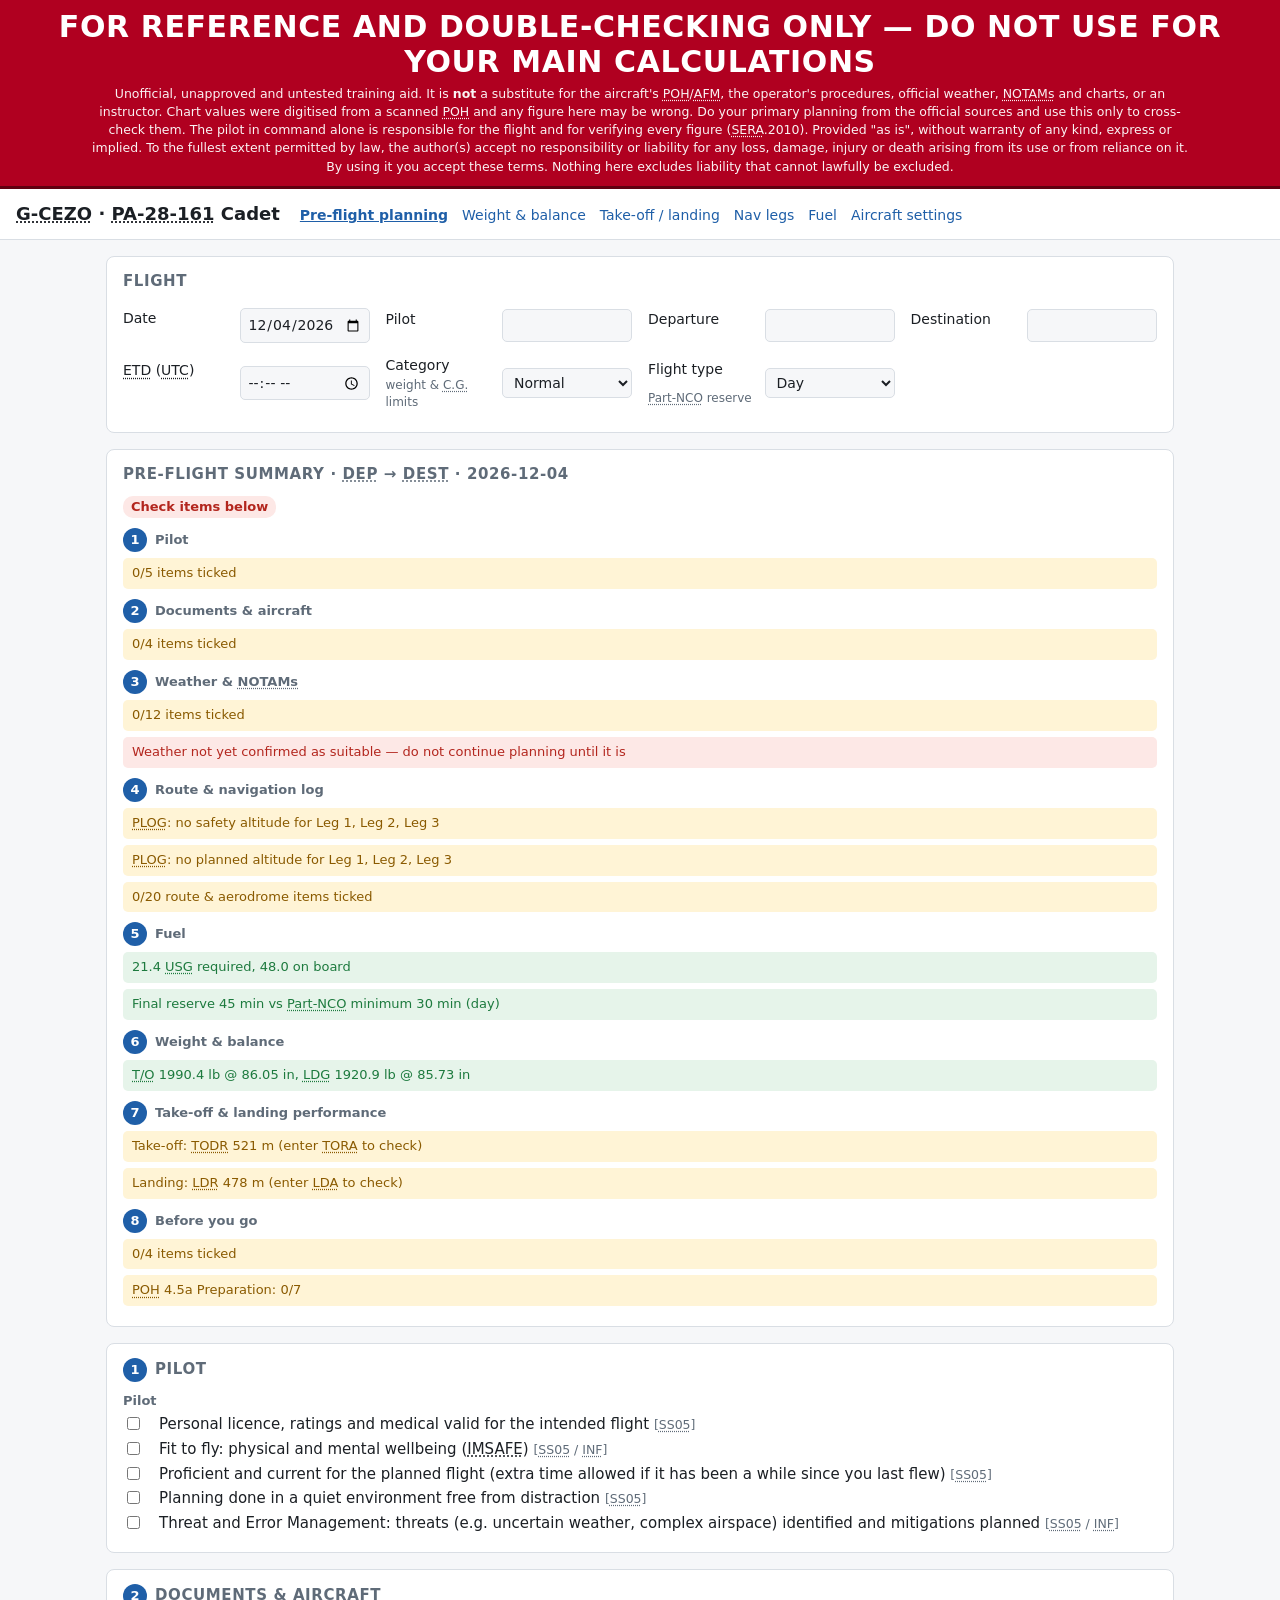
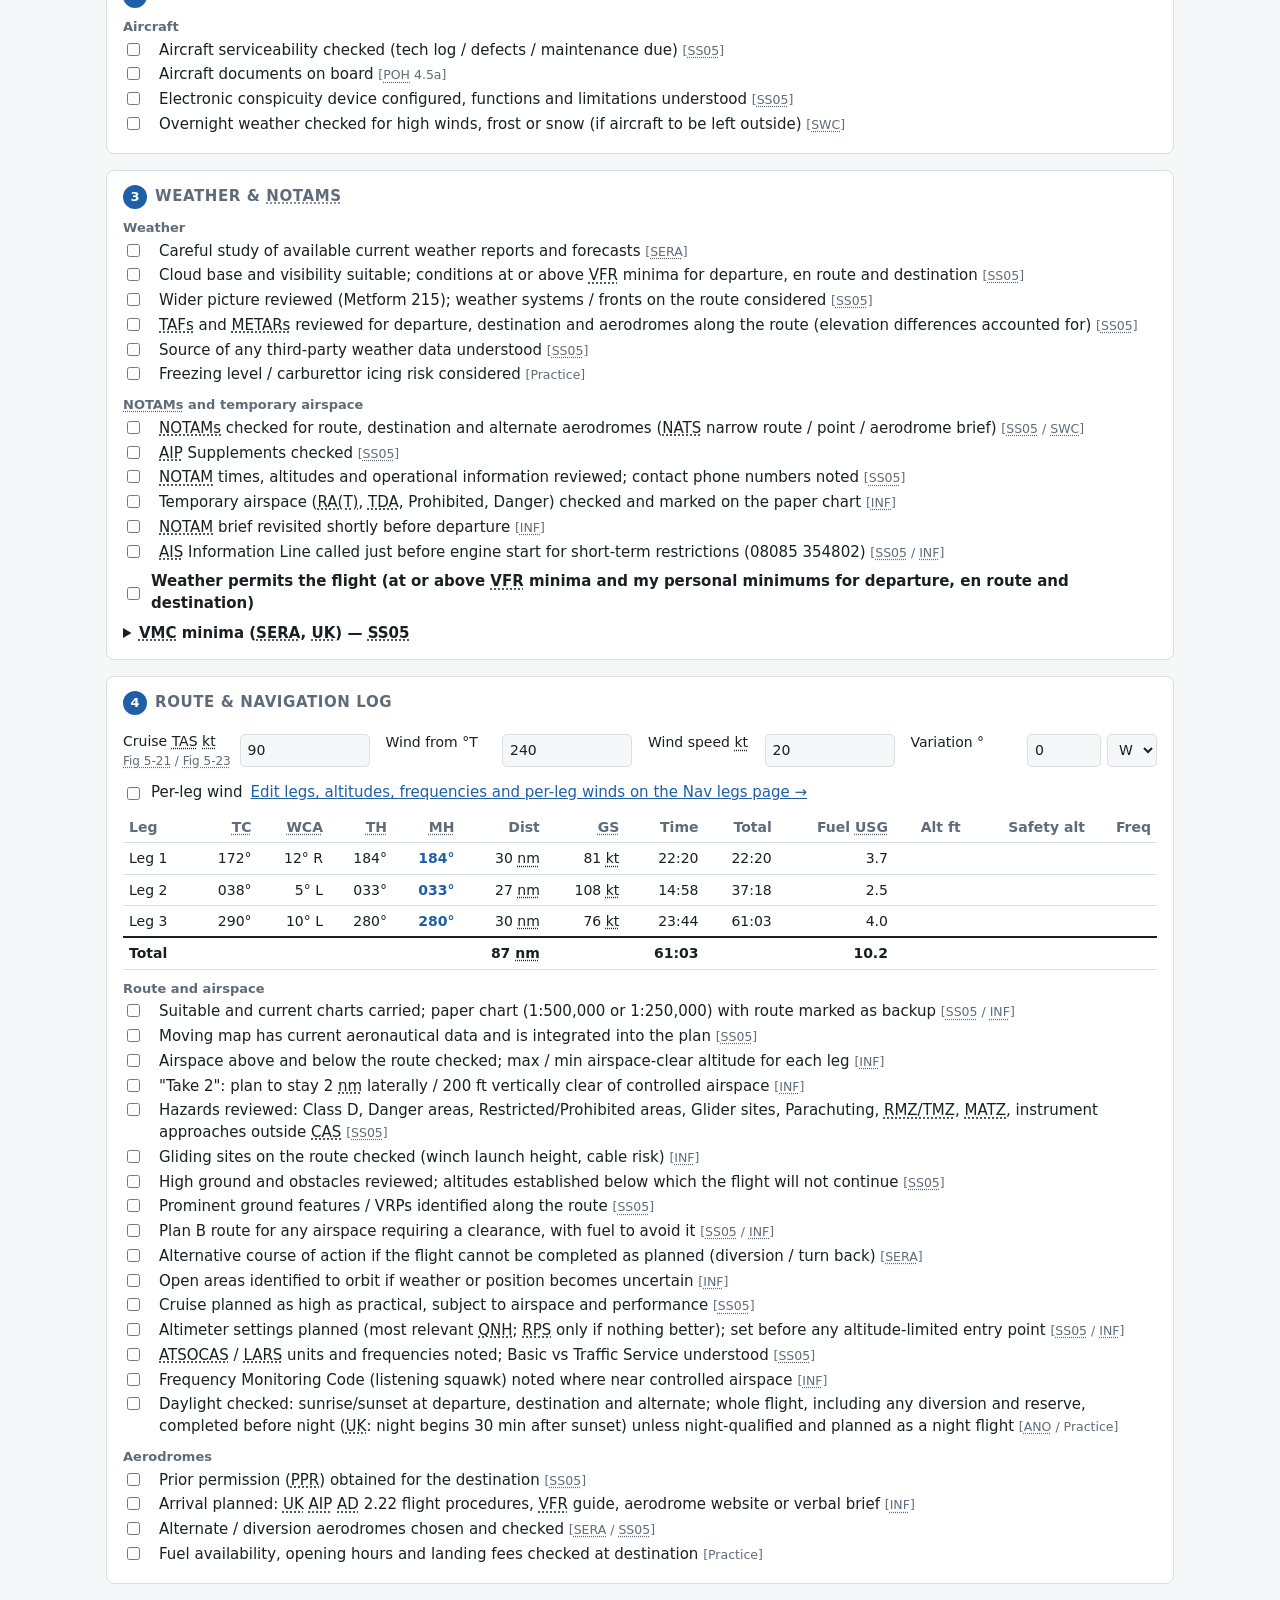
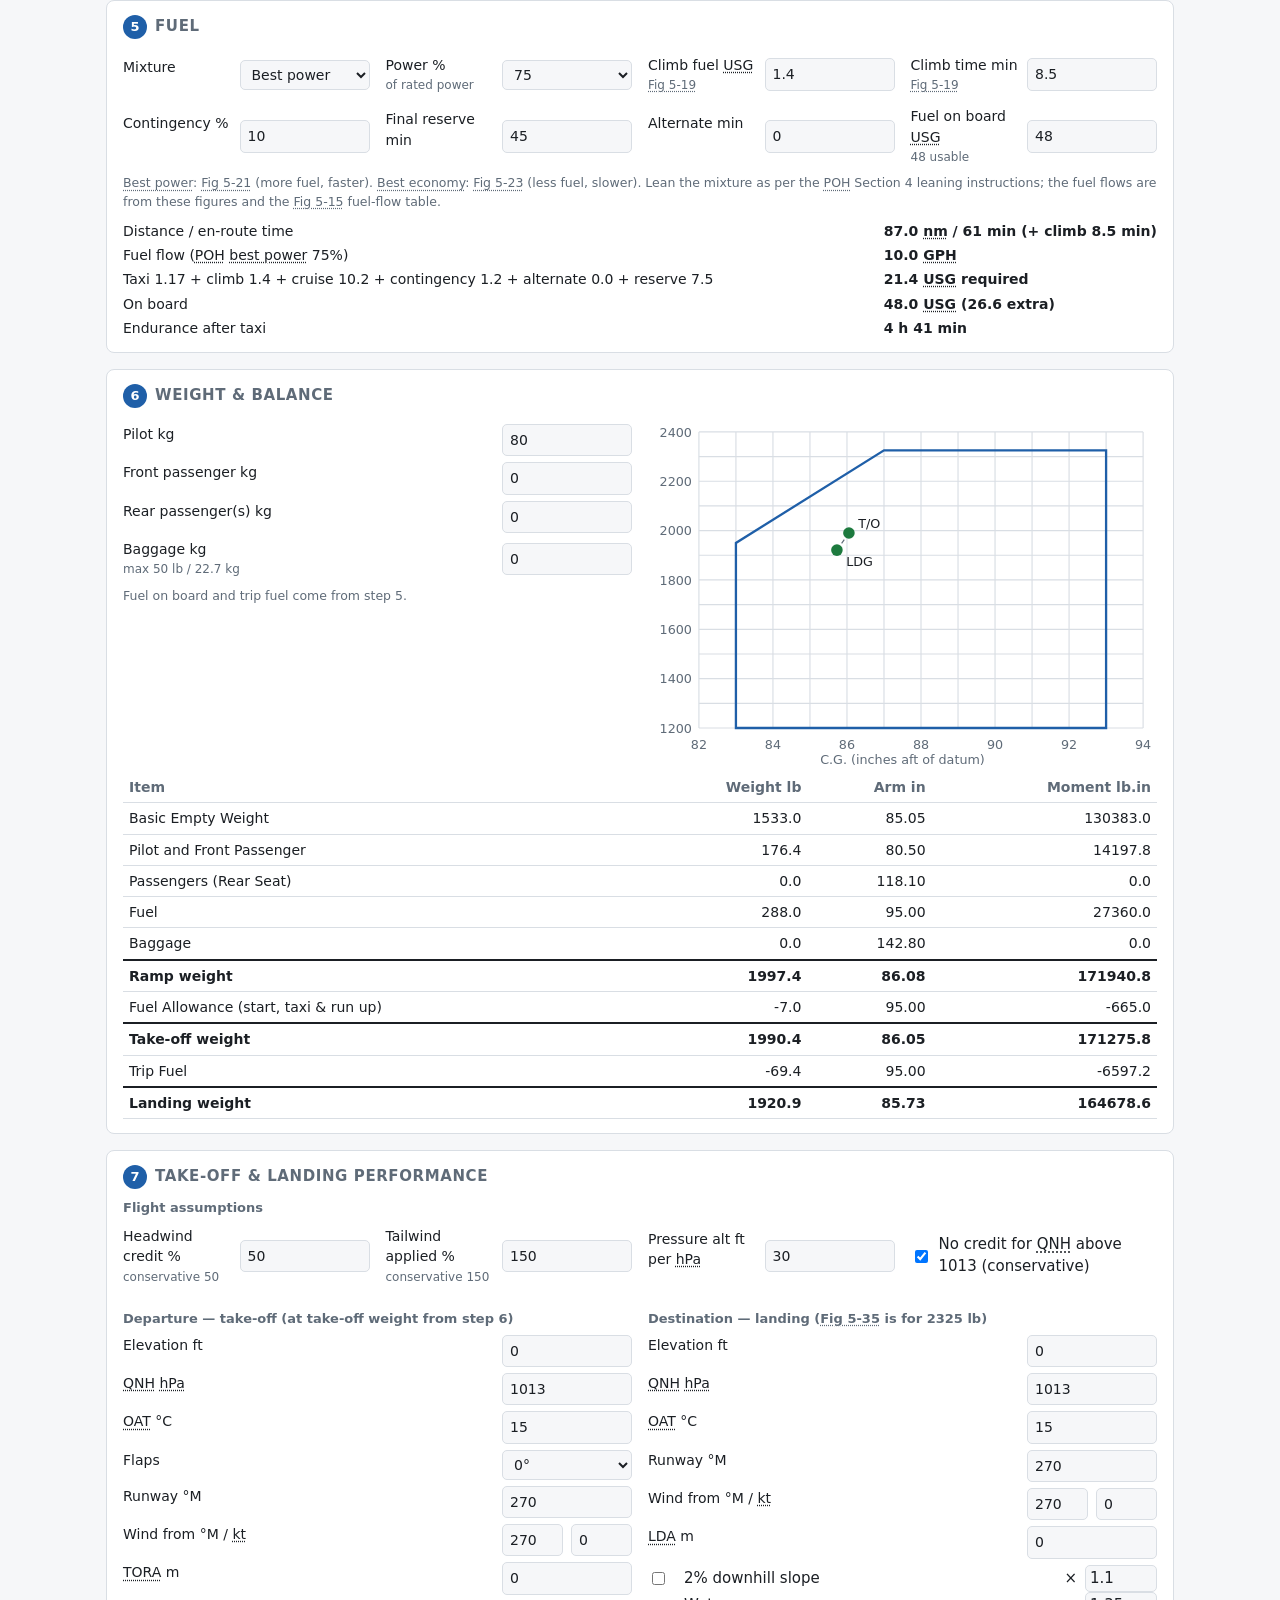
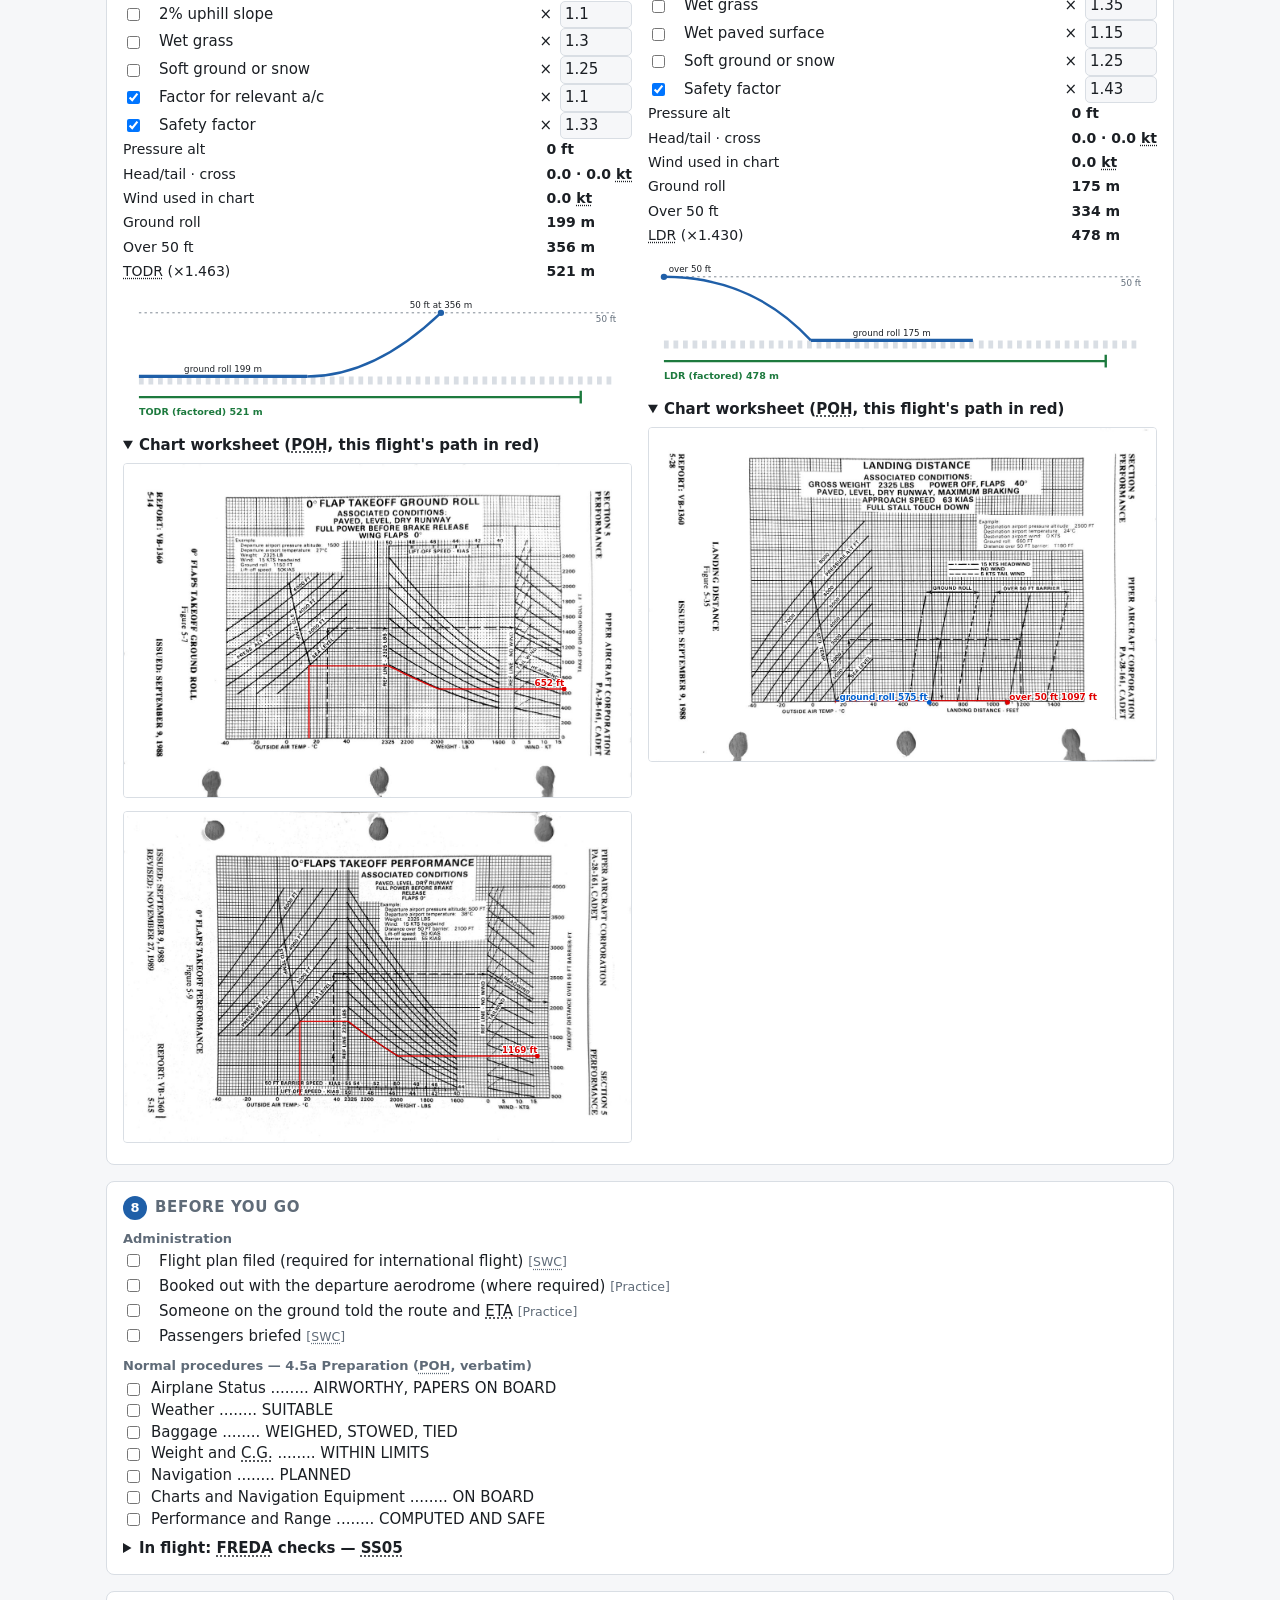
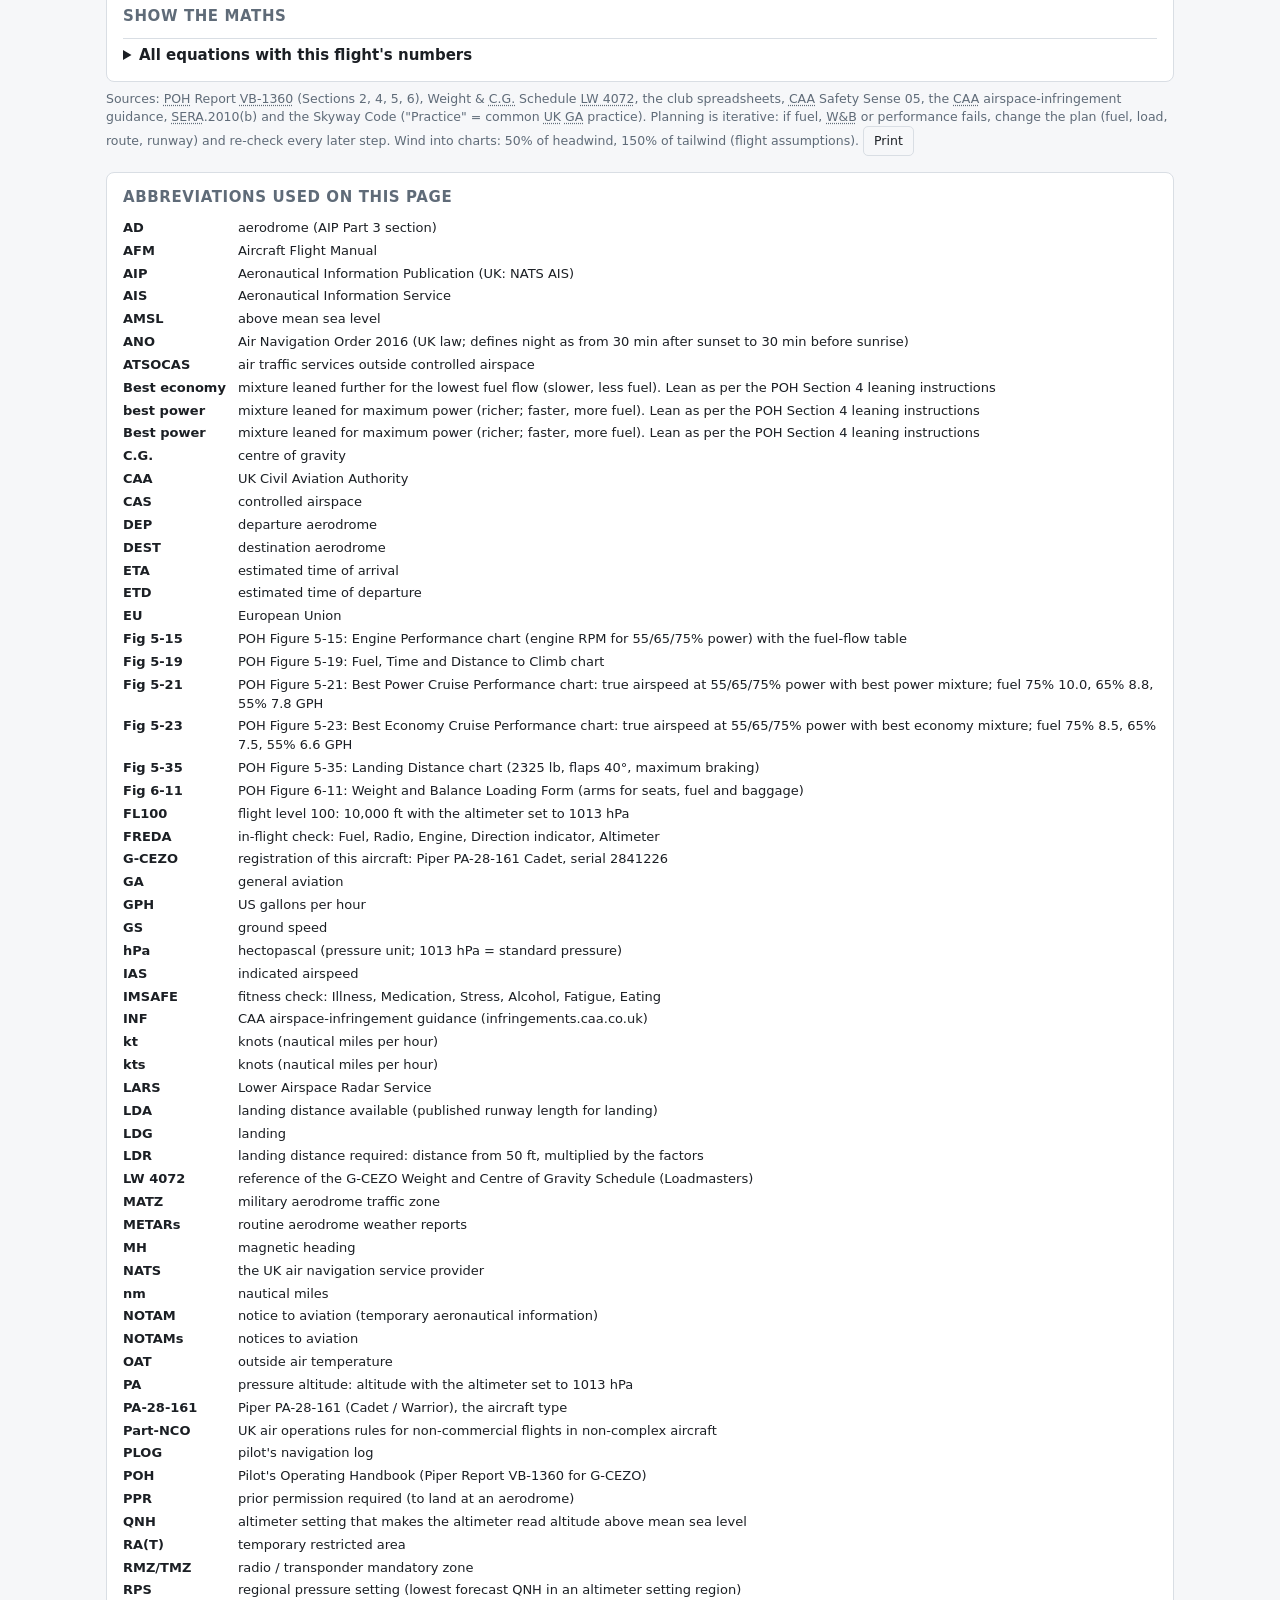
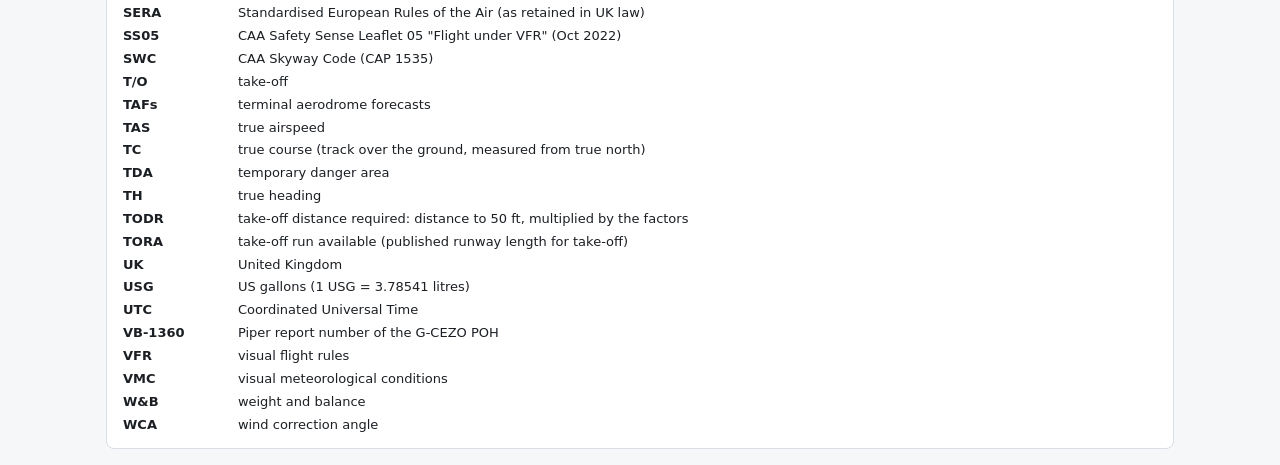
<file: tools/preflight.html>
<!doctype html>
<html lang="en"><head>
<meta charset="utf-8"><meta name="viewport" content="width=device-width,initial-scale=1">
<title>G-CEZO Pre-flight Planning</title>
<link rel="stylesheet" href="gcezo.css">
<script src="gcezo-charts.js"></script><script src="gcezo-lib.js"></script><script src="gcezo-math.js"></script><script src="gcezo-ui.js"></script><script src="gcezo-glossary.js"></script><script src="gcezo-sheets.js"></script><script src="gcezo-plan.js"></script>
</head><body>
<main>
<section class="card">
  <h2>Flight</h2>
  <div class="kv2">
  <label class="f">Date <input id="date" type="date"></label>
  <label class="f">Pilot <input id="pilot" type="text"></label>
  <label class="f">Departure <input id="dep" type="text"></label>
  <label class="f">Destination <input id="dest" type="text"></label>
  <label class="f">ETD (UTC) <input id="etd" type="time"></label>
  <label class="f">Category <small>weight &amp; C.G. limits</small><select id="cat"><option value="normal">Normal</option><option value="utility">Utility</option></select></label>
  <label class="f">Flight type <small>Part-NCO reserve</small><select id="ftype"><option value="day">Day</option><option value="dayLocal">Day, local (in sight of aerodrome)</option><option value="night">Night</option></select></label>
  </div>
</section>

<section class="card" id="summary" style="margin-top:16px"></section>

<section class="card" style="margin-top:16px">
  <h2><span class="step">1</span>Pilot</h2>
  <div id="pl_step1"></div>
</section>

<section class="card" style="margin-top:16px">
  <h2><span class="step">2</span>Documents &amp; aircraft</h2>
  <div id="pl_step2"></div>
</section>

<section class="card" style="margin-top:16px">
  <h2><span class="step">3</span>Weather &amp; NOTAMs</h2>
  <div id="pl_step3"></div>
  <label class="row" style="margin-top:8px;font-weight:600"><input type="checkbox" id="wx_go"> Weather permits the flight (at or above VFR minima and my personal minimums for departure, en route and destination)</label>
  <details style="margin-top:8px"><summary>VMC minima (SERA, UK) &mdash; SS05</summary><div style="overflow-x:auto" id="vmc"></div></details>
</section>

<section class="card" style="margin-top:16px">
  <h2><span class="step">4</span>Route &amp; navigation log</h2>
  <div class="kv2">
    <label class="f">Cruise TAS kt <small>Fig 5-21 / Fig 5-23</small><input id="nav_tas" data-nav="tas" type="number"></label>
    <label class="f">Wind from &deg;T <input id="nav_wd" data-nav="wd" type="number"></label>
    <label class="f">Wind speed kt <input id="nav_ws" data-nav="ws" type="number"></label>
    <label class="f">Variation &deg; <span class="varrow"><input id="nav_v" data-nav="v" type="number" step="0.5"><select id="nav_vew" data-nav="vew"><option value="W">W</option><option value="E">E</option></select></span></label>
  </div>
  <div class="row" style="margin-top:6px"><label class="row"><input type="checkbox" id="nav_perleg" data-nav="perLeg"> Per-leg wind</label> <a href="nav-legs.html">Edit legs, altitudes, frequencies and per-leg winds on the Nav legs page &rarr;</a></div>
  <div style="overflow-x:auto;margin-top:8px" id="navlog"></div>
  <div id="pl_step4"></div>
</section>

<section class="card" style="margin-top:16px">
  <h2><span class="step">5</span>Fuel</h2>
  <div class="kv2">
    <label class="f">Mixture <select id="mix"><option value="bestPower">Best power</option><option value="bestEconomy">Best economy</option></select></label>
    <label class="f">Power % <small>of rated power</small><select id="pwr"><option>75</option><option>65</option><option>55</option></select></label>
    <label class="f">Climb fuel USG <small>Fig 5-19</small><input id="climb" type="number" value="1.4" step="0.1"></label>
    <label class="f">Climb time min <small>Fig 5-19</small><input id="climbt" type="number" value="8.5" step="0.5"></label>
    <label class="f">Contingency % <input id="cont" type="number"></label>
    <label class="f">Final reserve min <input id="res" type="number"></label>
    <label class="f">Alternate min <input id="alt" type="number" value="0"></label>
    <label class="f">Fuel on board USG <small id="fobmax"></small><input id="fob" type="number"></label>
  </div>
  <p class="note" style="margin:2px 0 8px">Best power: Fig 5-21 (more fuel, faster). Best economy: Fig 5-23 (less fuel, slower). Lean the mixture as per the POH Section 4 leaning instructions; the fuel flows are from these figures and the Fig 5-15 fuel-flow table.</p>
  <div id="fuelout" style="margin-top:10px"></div>
</section>

<section class="card" style="margin-top:16px">
  <h2><span class="step">6</span>Weight &amp; balance</h2>
  <div class="grid">
    <div>
      <label class="f">Pilot kg <input id="p1" type="number" value="80"></label>
      <label class="f">Front passenger kg <input id="p2" type="number" value="0"></label>
      <label class="f">Rear passenger(s) kg <input id="p3" type="number" value="0"></label>
      <label class="f">Baggage kg <small id="bagmax"></small><input id="bag" type="number" value="0"></label>
      <p class="note">Fuel on board and trip fuel come from step 5.</p>
      <div id="wbmsg"></div>
    </div>
    <div id="env"></div>
  </div>
  <div id="wbtbl"></div>
</section>

<section class="card" style="margin-top:16px">
  <h2><span class="step">7</span>Take-off &amp; landing performance</h2>
  <h3 class="stephead">Flight assumptions</h3>
  <div id="assume"></div>
  <div class="grid" style="margin-top:8px">
  <div>
    <h3 class="stephead">Departure &mdash; take-off (at take-off weight from step 6)</h3>
    <label class="f">Elevation ft <input id="to_elev" type="number" value="0"></label>
    <label class="f">QNH hPa <input id="to_qnh" type="number" value="1013"></label>
    <label class="f">OAT &deg;C <input id="to_oat" type="number" value="15"></label>
    <label class="f">Flaps <select id="to_flap"><option value="0">0&deg;</option><option value="25">25&deg;</option></select></label>
    <label class="f">Runway &deg;M <input id="to_rwy" type="number" value="270"></label>
    <label class="f">Wind from &deg;M / kt <span class="row" style="flex-wrap:nowrap"><input id="to_wd" type="number" value="270"><input id="to_ws" type="number" value="0"></span></label>
    <label class="f">TORA m <input id="to_avail" type="number" value="0"></label>
    <div id="to_fac"></div><div id="to_out"></div>
  </div>
  <div>
    <h3 class="stephead">Destination &mdash; landing (Fig 5-35 is for 2325 lb)</h3>
    <label class="f">Elevation ft <input id="ld_elev" type="number" value="0"></label>
    <label class="f">QNH hPa <input id="ld_qnh" type="number" value="1013"></label>
    <label class="f">OAT &deg;C <input id="ld_oat" type="number" value="15"></label>
    <label class="f">Runway &deg;M <input id="ld_rwy" type="number" value="270"></label>
    <label class="f">Wind from &deg;M / kt <span class="row" style="flex-wrap:nowrap"><input id="ld_wd" type="number" value="270"><input id="ld_ws" type="number" value="0"></span></label>
    <label class="f">LDA m <input id="ld_avail" type="number" value="0"></label>
    <div id="ld_fac"></div><div id="ld_out"></div>
  </div>
  </div>
</section>

<section class="card" style="margin-top:16px">
  <h2><span class="step">8</span>Before you go</h2>
  <div id="pl_step8"></div>
  <h3 class="stephead">Normal procedures &mdash; 4.5a Preparation (POH, verbatim)</h3>
  <div id="prep"></div>
  <details style="margin-top:8px"><summary>In flight: FREDA checks &mdash; SS05</summary><div id="freda"></div></details>
</section>

<section class="card" style="margin-top:16px">
  <h2>Show the maths</h2>
  <details class="maths"><summary>All equations with this flight's numbers</summary><div id="maths"></div></details>
</section>
<p class="note">Sources: POH Report VB-1360 (Sections 2, 4, 5, 6), Weight &amp; C.G. Schedule LW 4072, the club spreadsheets, CAA Safety Sense 05, the CAA airspace-infringement guidance, SERA.2010(b) and the Skyway Code ("Practice" = common UK GA practice).
Planning is iterative: if fuel, W&amp;B or performance fails, change the plan (fuel, load, route, runway) and re-check every later step. <span id="wn"></span>
<button onclick="window.print()">Print</button></p>
</main>
<script>
navBar('preflight.html');
$('bagmax').textContent=`max ${GCEZO.limits.normal.baggage} lb / ${fx(GCEZO.limits.normal.baggage*GCEZO.conv.lbToKg,1)} kg`;
$('fobmax').textContent=`${GCEZO.fuel.usableUSG} usable`;
for(const s of ['to','ld']) $(s+'_fac').innerHTML=factorBoxes(s);
// planning checklist items, placed in their step (ids unchanged so ticks are kept)
const stepItems={};
PLAN_GROUPS.forEach((g,gi)=>{
  const html=`<h3 class="stephead">${g.title}</h3>`+g.items.map((it,ii)=>`<label class="row" style="align-items:flex-start;margin:3px 0"><input type="checkbox" id="pl_${gi}_${ii}" class="plchk" data-step="${g.step}"> <span>${it[0]} <small class="note">[${it[1]}]</small></span></label>`).join('');
  stepItems[g.step]=(stepItems[g.step]||'')+html;
});
for(const k in stepItems) $('pl_step'+k).innerHTML=stepItems[k];
// POH 4.5a Preparation checklist, verbatim and in POH order
const PREP=[['Airplane Status','AIRWORTHY, PAPERS ON BOARD'],['Weather','SUITABLE'],['Baggage','WEIGHED, STOWED, TIED'],['Weight and C.G.','WITHIN LIMITS'],['Navigation','PLANNED'],['Charts and Navigation Equipment','ON BOARD'],['Performance and Range','COMPUTED AND SAFE']];
$('prep').innerHTML=PREP.map((p,i)=>`<label class="row"><input type="checkbox" id="prep${i}" class="prepchk"> ${p[0]} ........ ${p[1]}</label>`).join('');
$('vmc').innerHTML=VMC_TABLE_HTML;
$('freda').innerHTML='<div class="kv">'+FREDA.map(f=>`<span><b>${f[0]}</b></span><span>${f[1]}</span>`).join('')+'</div><p class="note">Conduct the check at significant turning points of the route or approximately every 10 minutes.</p>';
// shared nav state
const nav=navLoad();
document.querySelectorAll('[data-nav]').forEach(e=>{
  const k=e.dataset.nav;
  if(e.type==='checkbox'){ e.checked=!!nav[k]; e.addEventListener('change',()=>{nav[k]=e.checked;navSave(nav);calc();}); return; }
  e.value=nav[k];
  e.addEventListener('input',()=>{const v=e.value; nav[k]=k==='vew'?(v==='E'?'E':'W'):k==='v'?Math.abs(parseFloat(v)||0):k==='wd'?(isFinite(parseFloat(v))?parseFloat(v):NaN):(parseFloat(v)||0); navSave(nav); calc();});
});
// defaults (conservative) then restore this browser's saved inputs
setDefault('ftype',GCEZO.plan.flightType); setDefault('mix',GCEZO.plan.mixture); setDefault('pwr',String(GCEZO.plan.power));
setDefault('cont',GCEZO.plan.contingencyPct); setDefault('res',GCEZO.plan.reserveMin); setDefault('fob',GCEZO.fuel.usableUSG);
const ids=[...document.querySelectorAll('main input:not([data-nav]),main select:not([data-nav])')].map(e=>e.id).filter(i=>i&&!i.startsWith('as_'));
const save=persist('gcezo-pre-v3',ids);
if(!$('date').value) $('date').value=new Date().toISOString().slice(0,10);

function calc(){
  const checks=[]; // [ok(true/false/null), text, step]
  const add=(step,ok,t)=>checks.push([ok,t,step]);
  const ticked=st=>{const a=[...document.querySelectorAll(`.plchk[data-step="${st}"]`)];return [a.filter(e=>e.checked).length,a.length];};
  // 1-3 checklist steps
  for(const st of [1,2,3]){ const [d,n]=ticked(st); add(st,d===n?true:null,`${d}/${n} items ticked`); }
  add(3,$('wx_go').checked?true:false,$('wx_go').checked?'Weather permits the flight':'Weather not yet confirmed as suitable &mdash; do not continue planning until it is');
  // 4 route
  const nc=navCompute(nav), cruiseMin=nc.totT;
  nc.rows.forEach(({leg,r},i)=>{ if(r.err) add(4,false,`Leg ${i+1} (${esc(leg.name)}): ${r.err}`); });
  navPlogChecks(nc).forEach(c=>add(4,c[0],c[1]));
  { const [d,n]=ticked(4); add(4,d===n?true:null,`${d}/${n} route &amp; aerodrome items ticked`); }
  const gph=GCEZO.fuelFlowGPH[$('mix').value][$('pwr').value];
  $('navlog').innerHTML=navLogHTML(nc,gph,'USG');
  // 5 fuel
  const taxi=-GCEZO.taxiAllowance.weight/GCEZO.fuel.lbPerUSG, climb=num('climb'), cruise=gph*cruiseMin/60;
  const trip=climb+cruise, cont=trip*num('cont')/100, alt=gph*num('alt')/60, res=gph*num('res')/60, req=taxi+trip+cont+alt+res, fob=num('fob');
  const endur=(fob-taxi)/gph*60;
  $('fuelout').innerHTML=`<div class="kv"><span>Distance / en-route time</span><b>${fx(nc.totD,1)} nm / ${fx(cruiseMin)} min (+ climb ${fx(num('climbt'),1)} min)</b>
   <span>Fuel flow (POH ${$('mix').selectedOptions[0].text.toLowerCase()} ${$('pwr').value}%)</span><b>${fx(gph,1)} GPH</b>
   <span>Taxi ${fx(taxi,2)} + climb ${fx(climb,1)} + cruise ${fx(cruise,1)} + contingency ${fx(cont,1)} + alternate ${fx(alt,1)} + reserve ${fx(res,1)}</span><b>${fx(req,1)} USG required</b>
   <span>On board</span><b>${fx(fob,1)} USG (${fx(fob-req,1)} extra)</b>
   <span>Endurance after taxi</span><b>${Math.floor(endur/60)} h ${fx(endur%60)} min</b></div>`;
  add(5,fob>=req,`${fx(req,1)} USG required, ${fx(fob,1)} on board`);
  { const nr=NCO_RESERVE[$('ftype').value]; add(5,num('res')>=nr.min,`Final reserve ${fx(num('res'))} min vs Part-NCO minimum ${nr.min} min (${nr.label.toLowerCase()})`); }
  if(fob>GCEZO.fuel.usableUSG) add(5,false,`Fuel on board exceeds ${GCEZO.fuel.usableUSG} USG usable`);
  // 6 W&B
  const cat=$('cat').value, k=GCEZO.conv.kgToLb, kgTot=num('p1')+num('p2')+num('p3')+num('bag');
  const wb=wbCalc({front:(num('p1')+num('p2'))*k,rear:num('p3')*k,baggage:num('bag')*k,fuelUSG:fob,tripFuelUSG:trip,category:cat});
  const wm=wbMessages(wb,cat);
  $('wbmsg').innerHTML=wm.map(m=>`<div class="msg bad">${m}</div>`).join('');
  $('env').innerHTML=envelopeSVG([{label:'T/O',w:wb.takeoff.w,cg:wb.takeoff.cg,ok:wb.takeoff.chk.ok},{label:'LDG',w:wb.landing.w,cg:wb.landing.cg,ok:wb.landing.chk.ok}],cat);
  $('wbtbl').innerHTML=wbTableHTML(wb);
  add(6,wm.length===0,`T/O ${fx(wb.takeoff.w,1)} lb @ ${fx(wb.takeoff.cg,2)} in, LDG ${fx(wb.landing.w,1)} lb @ ${fx(wb.landing.cg,2)} in`);
  wm.forEach(m=>add(6,false,m));
  // 7 performance
  let maths=mathsNav(nc,nav)+mathsFuel({taxi,climb,gph,cruiseMin,cruise,contPct:num('cont'),cont,altMin:num('alt'),alt,resMin:num('res'),res,req,fob,endur})+mathsWB(wb,cat,kgTot);
  const perf=(s,gr,d50,p,sheets)=>{
    const fd=factorDetail(s), reqM=d50*fd.product*FT_TO_M, av=num(s+'_avail'), xw=Math.abs(p.wc.cross), nm=s==='to'?'Take-off':'Landing';
    $(s+'_out').innerHTML=`<div class="kv"><span>Pressure alt</span><b>${fx(p.pa)} ft</b>
     <span>Head/tail &middot; cross</span><b>${fx(p.wc.head,1)} &middot; ${fx(xw,1)} kt</b>
     <span>Wind used in chart</span><b>${fx(p.cw,1)} kt</b>
     <span>Ground roll</span><b>${fx(gr*FT_TO_M)} m</b><span>Over 50 ft</span><b>${fx(d50*FT_TO_M)} m</b>
     <span>${s==='to'?'TODR':'LDR'} (&times;${fx(fd.product,3)})</span><b>${fx(reqM)} m</b></div>`+
     runwaySVG(s,gr*FT_TO_M,d50*FT_TO_M,reqM,av)+`<details class="sheetbox" open><summary>Chart worksheet (POH, this flight's path in red)</summary>${sheets}</details>`+p.warn.map(w=>`<div class="msg warn">${w}</div>`).join('');
    if(av>0) add(7,reqM<=av,`${nm}: ${s==='to'?'TODR':'LDR'} ${fx(reqM)} m vs ${s==='to'?'TORA':'LDA'} ${fx(av)} m`);
    else add(7,null,`${nm}: ${s==='to'?'TODR':'LDR'} ${fx(reqM)} m (enter ${s==='to'?'TORA':'LDA'} to check)`);
    if(xw>GCEZO.speeds.maxXwind) add(7,false,`${nm}: crosswind ${fx(xw,1)} kt exceeds ${GCEZO.speeds.maxXwind} kt demonstrated`);
    p.warn.forEach(w=>add(7,null,`${nm}: ${w}`));
    maths+=mathsPerf({...p,fac:fd});
  };
  { const elev=num('to_elev'),qnh=num('to_qnh'),pa=pressureAlt(elev,qnh),wc=windComponents(num('to_wd'),num('to_ws'),num('to_rwy')),cw=chartWind(wc.head),fl=$('to_flap').value;
    const g=takeoffChart(fl==='0'?'gr0':'gr25',pa,num('to_oat'),wb.takeoff.w,cw),t=takeoffChart(fl==='0'?'to0':'to25',pa,num('to_oat'),wb.takeoff.w,cw);
    perf('to',g.dist,t.dist,{kind:'to',elev,qnh,pa,oat:num('to_oat'),weight:wb.takeoff.w,wdir:num('to_wd'),wkt:num('to_ws'),rwy:num('to_rwy'),wc,cw,chart:{gr:g,a50:t},warn:[...new Set([...g.warn,...t.warn])]},
      takeoffSheetSVG(fl==='0'?'gr0':'gr25',pa,num('to_oat'),wb.takeoff.w,cw)+takeoffSheetSVG(fl==='0'?'to0':'to25',pa,num('to_oat'),wb.takeoff.w,cw)); }
  { const elev=num('ld_elev'),qnh=num('ld_qnh'),pa=pressureAlt(elev,qnh),wc=windComponents(num('ld_wd'),num('ld_ws'),num('ld_rwy')),cw=chartWind(wc.head),l=landingChart(pa,num('ld_oat'),cw);
    perf('ld',l.groundRoll,l.over50,{kind:'ld',elev,qnh,pa,oat:num('ld_oat'),weight:2325,wdir:num('ld_wd'),wkt:num('ld_ws'),rwy:num('ld_rwy'),wc,cw,chart:l,warn:l.warn},landingSheetSVG(pa,num('ld_oat'),cw)); }
  // 8 before you go
  { const [d,n]=ticked(8); add(8,d===n?true:null,`${d}/${n} items ticked`);
    const pp=[...document.querySelectorAll('.prepchk')]; const pd=pp.filter(e=>e.checked).length; add(8,pd===pp.length?true:null,`POH 4.5a Preparation: ${pd}/${pp.length}`); }
  $('maths').innerHTML=maths;
  // summary, in planning order
  const allOk=checks.every(c=>c[0]!==false);
  let h=`<h2>Pre-flight summary &middot; ${esc($('dep').value||'DEP')} &rarr; ${esc($('dest').value||'DEST')} &middot; ${$('date').value}${$('etd').value?' '+$('etd').value+' UTC':''}${$('pilot').value?' &middot; '+esc($('pilot').value):''}</h2>
   <div style="margin-bottom:6px">${pill(allOk,'No limits exceeded (still verify against the POH)','Check items below')}</div>`;
  for(let st=1;st<=8;st++){
    const cs=checks.filter(c=>c[2]===st); if(!cs.length) continue;
    h+=`<div class="stephead"><span class="step">${st}</span>${PLAN_STEPS[st]}</div>`+cs.map(c=>`<div class="msg ${c[0]===false?'bad':c[0]===null?'warn':''}" ${c[0]===true?'style="background:var(--okbg);color:var(--ok)"':''}>${c[1]}</div>`).join('');
  }
  $('summary').innerHTML=h;
  $('wn').textContent=windNote();
  save();
}
assumptionsPanel('assume',calc);
document.querySelectorAll('main input:not([data-nav]),main select:not([data-nav])').forEach(e=>{ if(!e.id.startsWith('as_')) e.addEventListener('input',calc); });
calc();
</script>
</body></html>
</file>
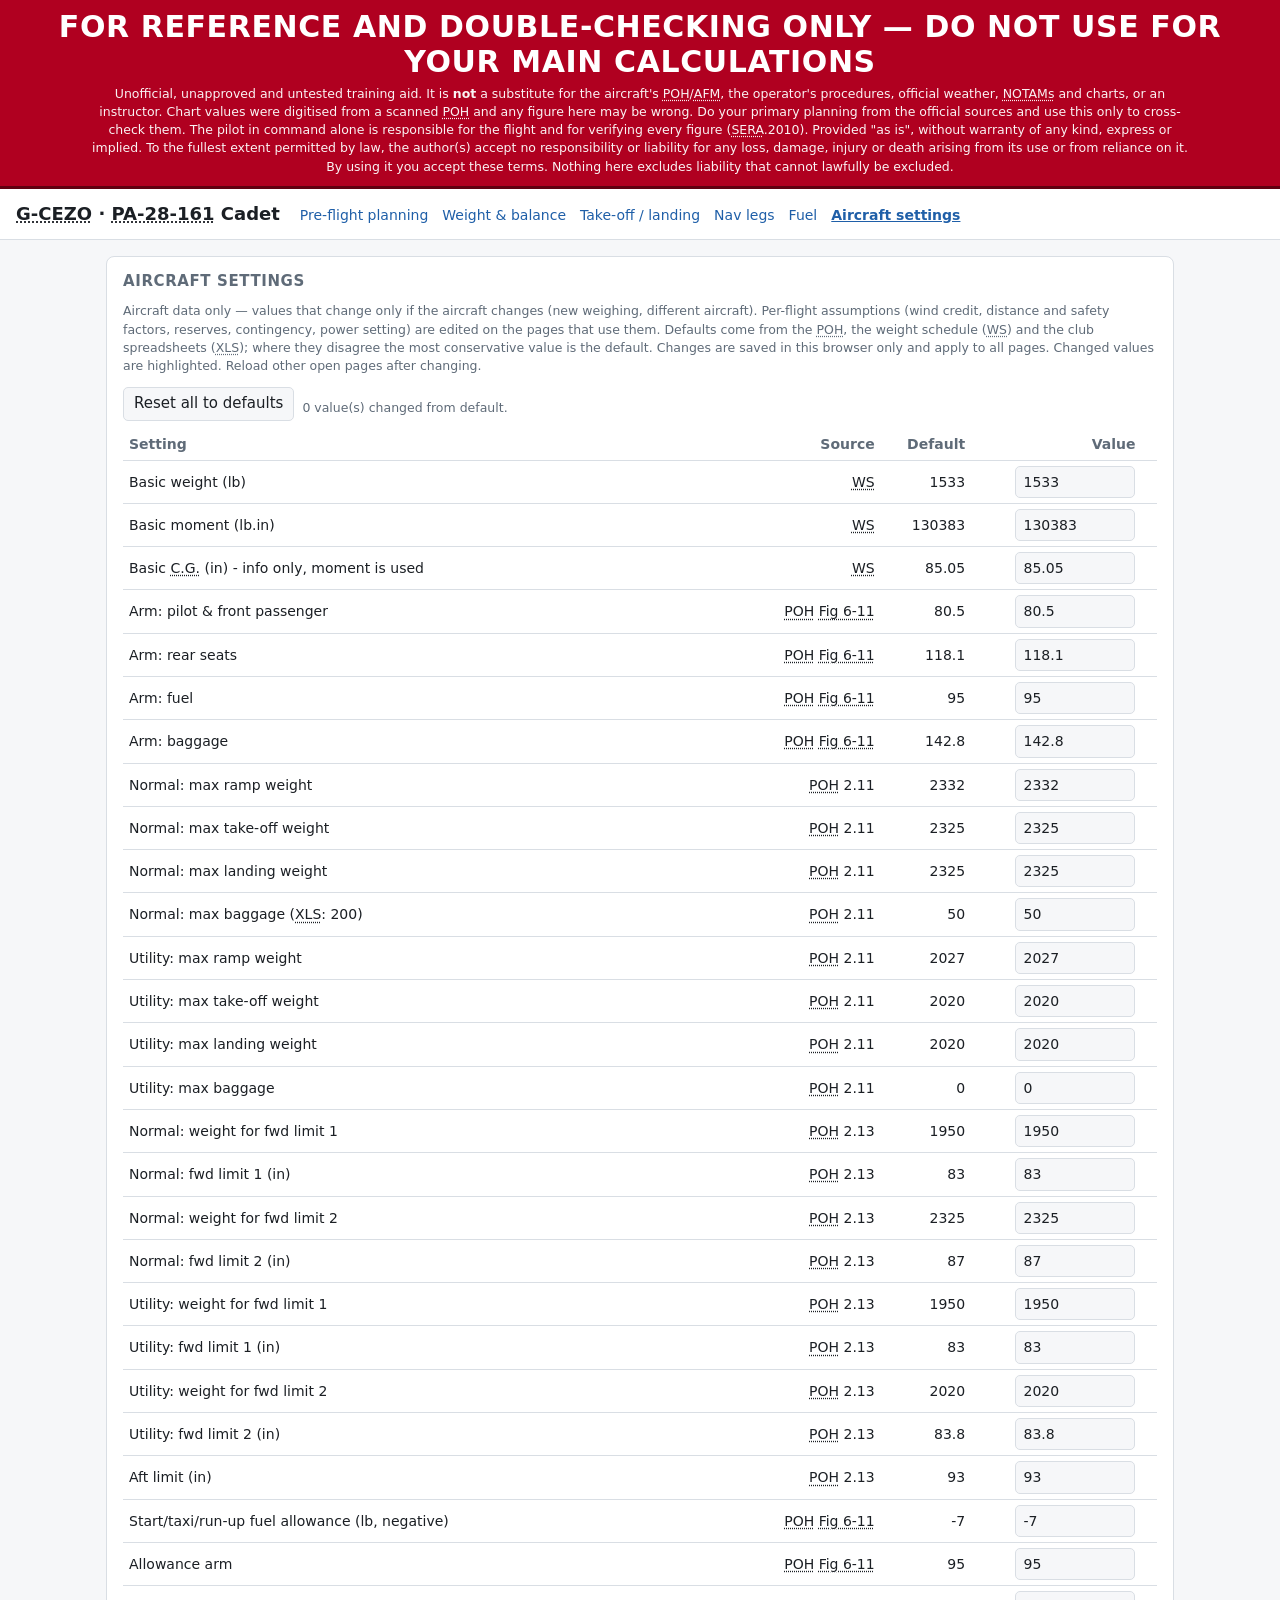
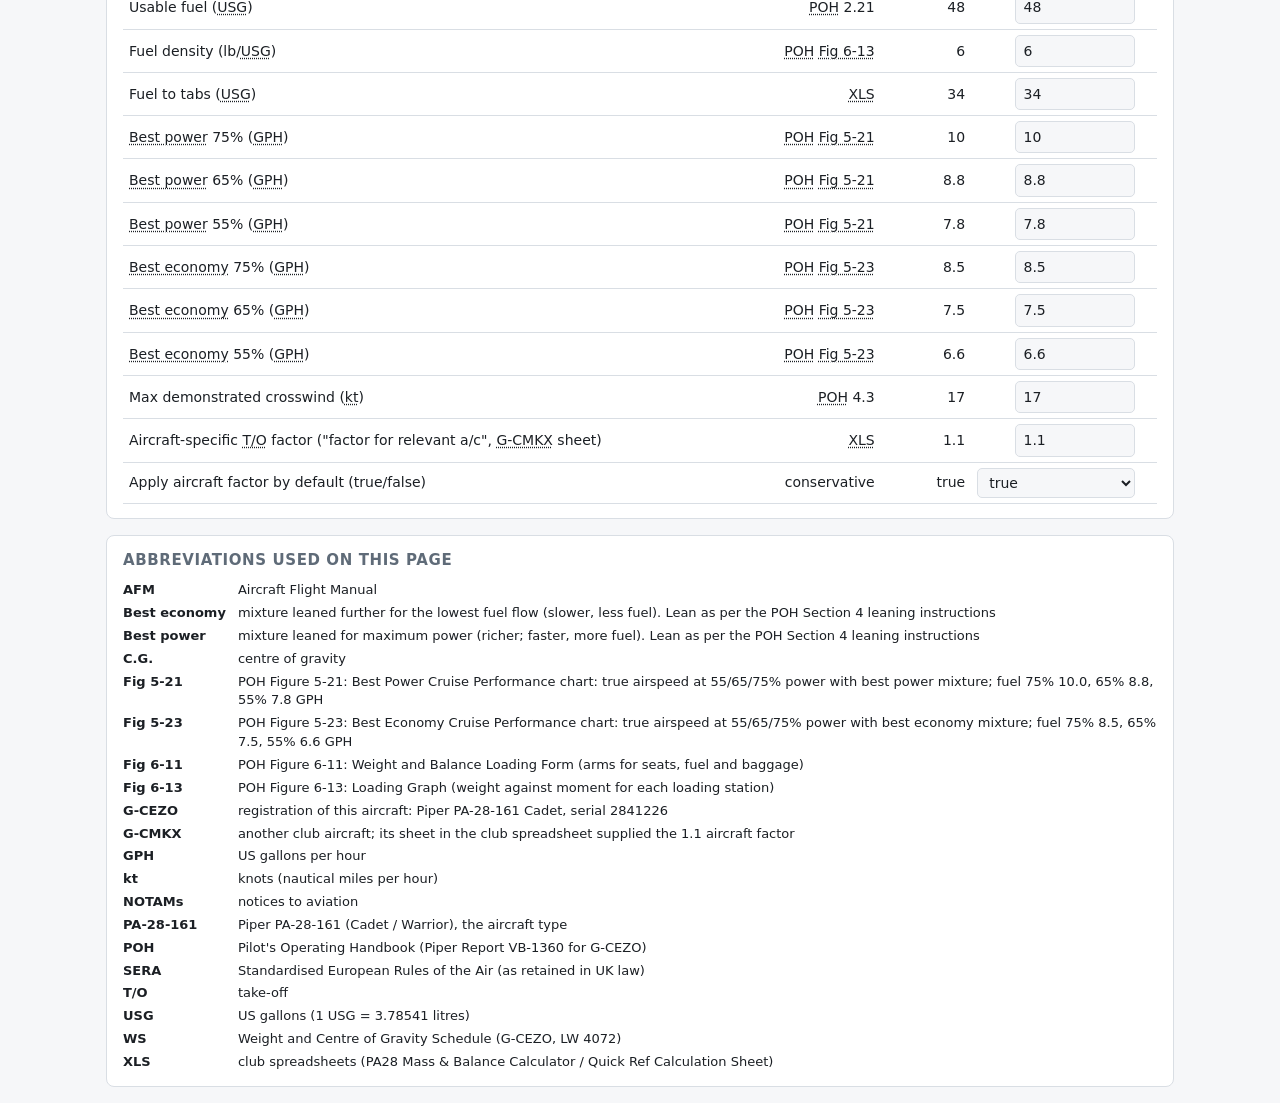
<file: tools/settings.html>
<!doctype html>
<html lang="en"><head>
<meta charset="utf-8"><meta name="viewport" content="width=device-width,initial-scale=1">
<title>G-CEZO Aircraft Settings</title>
<link rel="stylesheet" href="gcezo.css">
<script src="gcezo-charts.js"></script><script src="gcezo-lib.js"></script><script src="gcezo-math.js"></script><script src="gcezo-ui.js"></script><script src="gcezo-glossary.js"></script>
</head><body>
<main>
<section class="card">
  <h2>Aircraft settings</h2>
  <p class="note" style="margin-top:0">Aircraft data only &mdash; values that change only if the aircraft changes (new weighing, different aircraft). Per-flight assumptions (wind credit, distance and safety factors, reserves, contingency, power setting) are edited on the pages that use them. Defaults come from the POH, the weight schedule (WS) and the club spreadsheets (XLS);
  where they disagree the most conservative value is the default. Changes are saved in this browser only and apply to all pages.
  Changed values are highlighted. Reload other open pages after changing.</p>
  <div class="row" style="margin:8px 0"><button id="resetall">Reset all to defaults</button><span id="saved" class="note"></span></div>
  <div style="overflow-x:auto"><table id="tbl"></table></div>
</section>
</main>
<script>
navBar('settings.html');
let ov=gcezoLoadOverrides();
function draw(){
  $('tbl').innerHTML='<tr><th>Setting</th><th>Source</th><th>Default</th><th>Value</th><th></th></tr>'+GCEZO_PARAMS.map(([p,l,src],i)=>{
    const d=_get(GCEZO_DEFAULTS,p), v=p in ov?ov[p]:d, ch=p in ov&&ov[p]!==d;
    const inp=typeof d==='boolean'
      ? `<select data-p="${p}"><option value="true" ${v?'selected':''}>true</option><option value="false" ${!v?'selected':''}>false</option></select>`
      : typeof d==='string'
      ? `<input data-p="${p}" type="text" value="${v}" style="width:120px">`
      : `<input data-p="${p}" type="number" step="any" value="${v}" style="width:120px">`;
    return `<tr${ch?' style="background:var(--warnbg)"':''}><td>${l}</td><td>${src}</td><td>${d}</td><td>${inp}</td><td>${ch?`<button data-r="${p}">Reset</button>`:''}</td></tr>`;
  }).join('');
  document.querySelectorAll('[data-p]').forEach(e=>e.addEventListener('change',()=>{
    const p=e.dataset.p, d=_get(GCEZO_DEFAULTS,p);
    let v=typeof d==='boolean'?e.value==='true':typeof d==='number'?parseFloat(e.value):e.value;
    if(typeof d==='number'&&isNaN(v)) return;
    if(v===d) delete ov[p]; else ov[p]=v;
    store(); draw();
  }));
  document.querySelectorAll('[data-r]').forEach(b=>b.onclick=()=>{delete ov[b.dataset.r];store();draw();});
}
function store(){
  try{localStorage.setItem('gcezo-settings',JSON.stringify(ov));$('saved').textContent=`Saved. ${Object.keys(ov).length} value(s) changed from default.`;}
  catch(e){$('saved').textContent='Could not save (browser storage unavailable).';}
}
$('resetall').onclick=()=>{ov={};store();draw();};
draw(); $('saved').textContent=`${Object.keys(ov).length} value(s) changed from default.`;
</script>
</body></html>
</file>
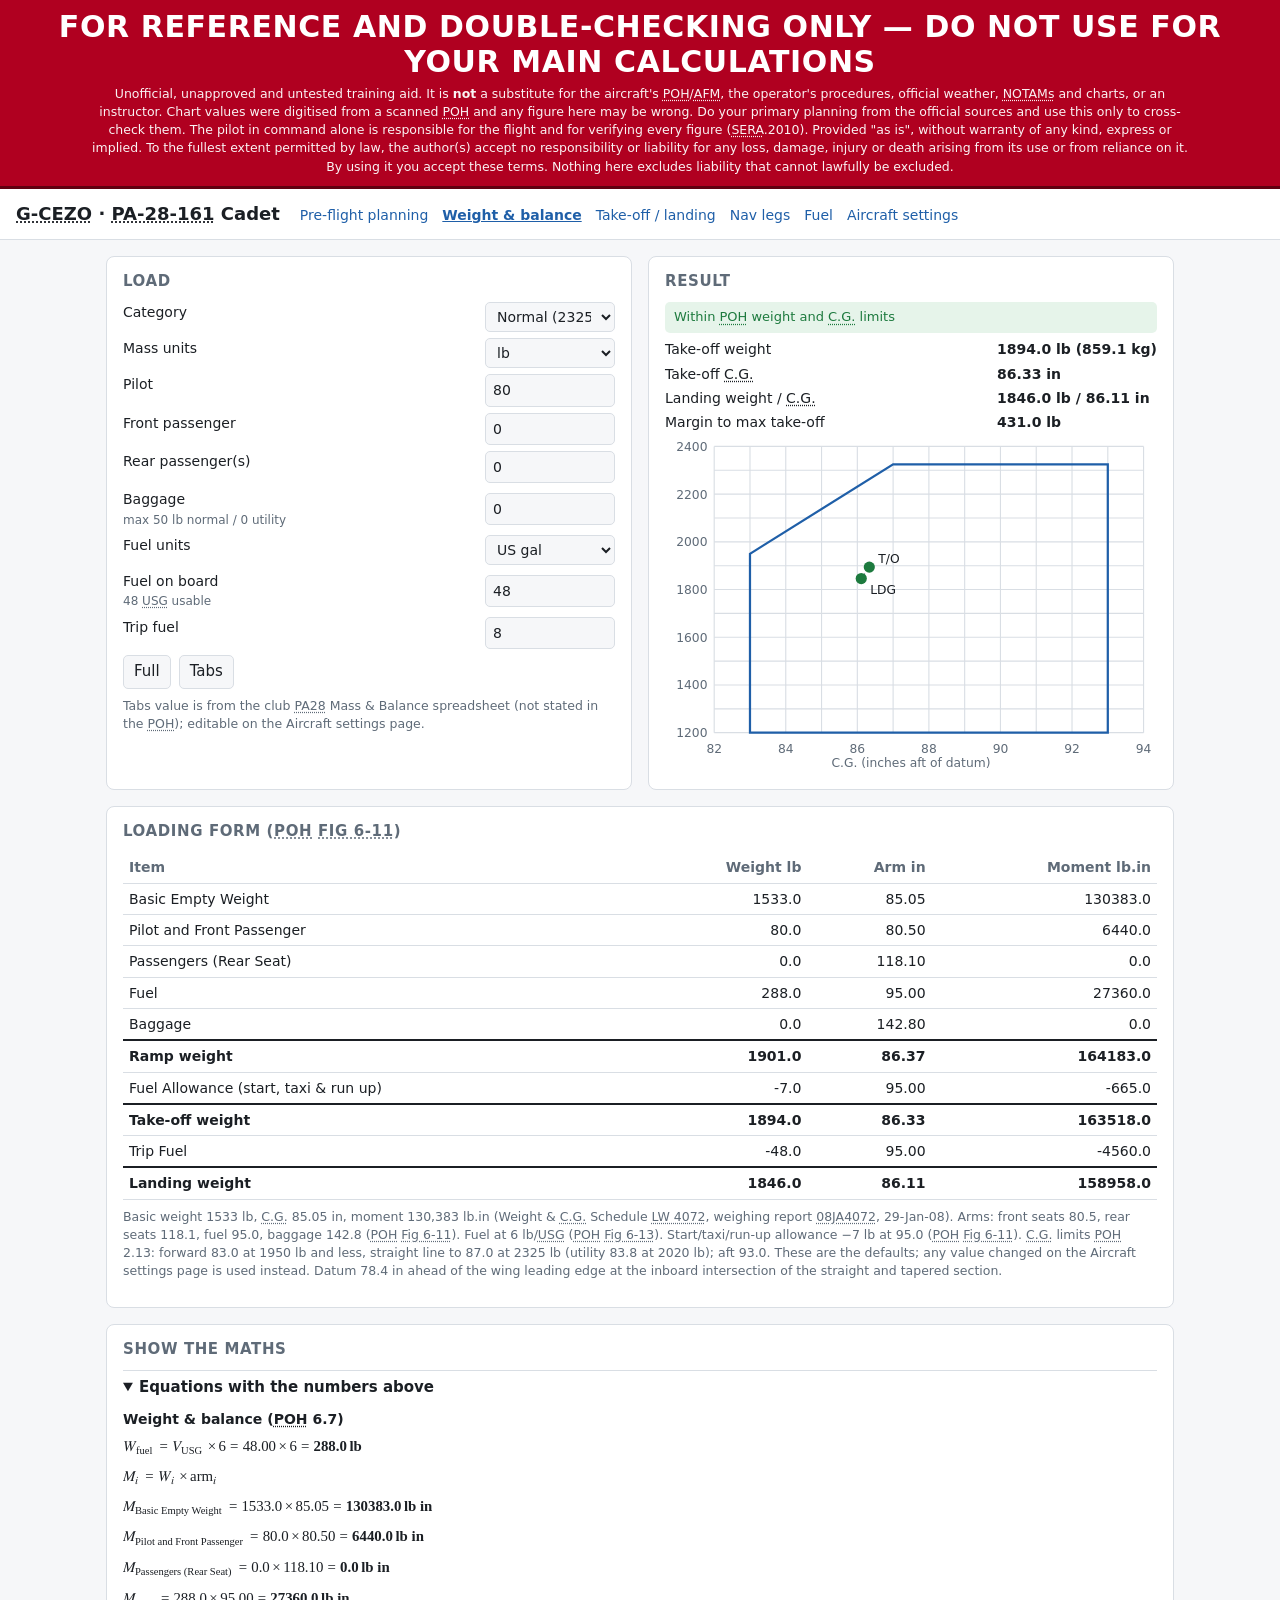
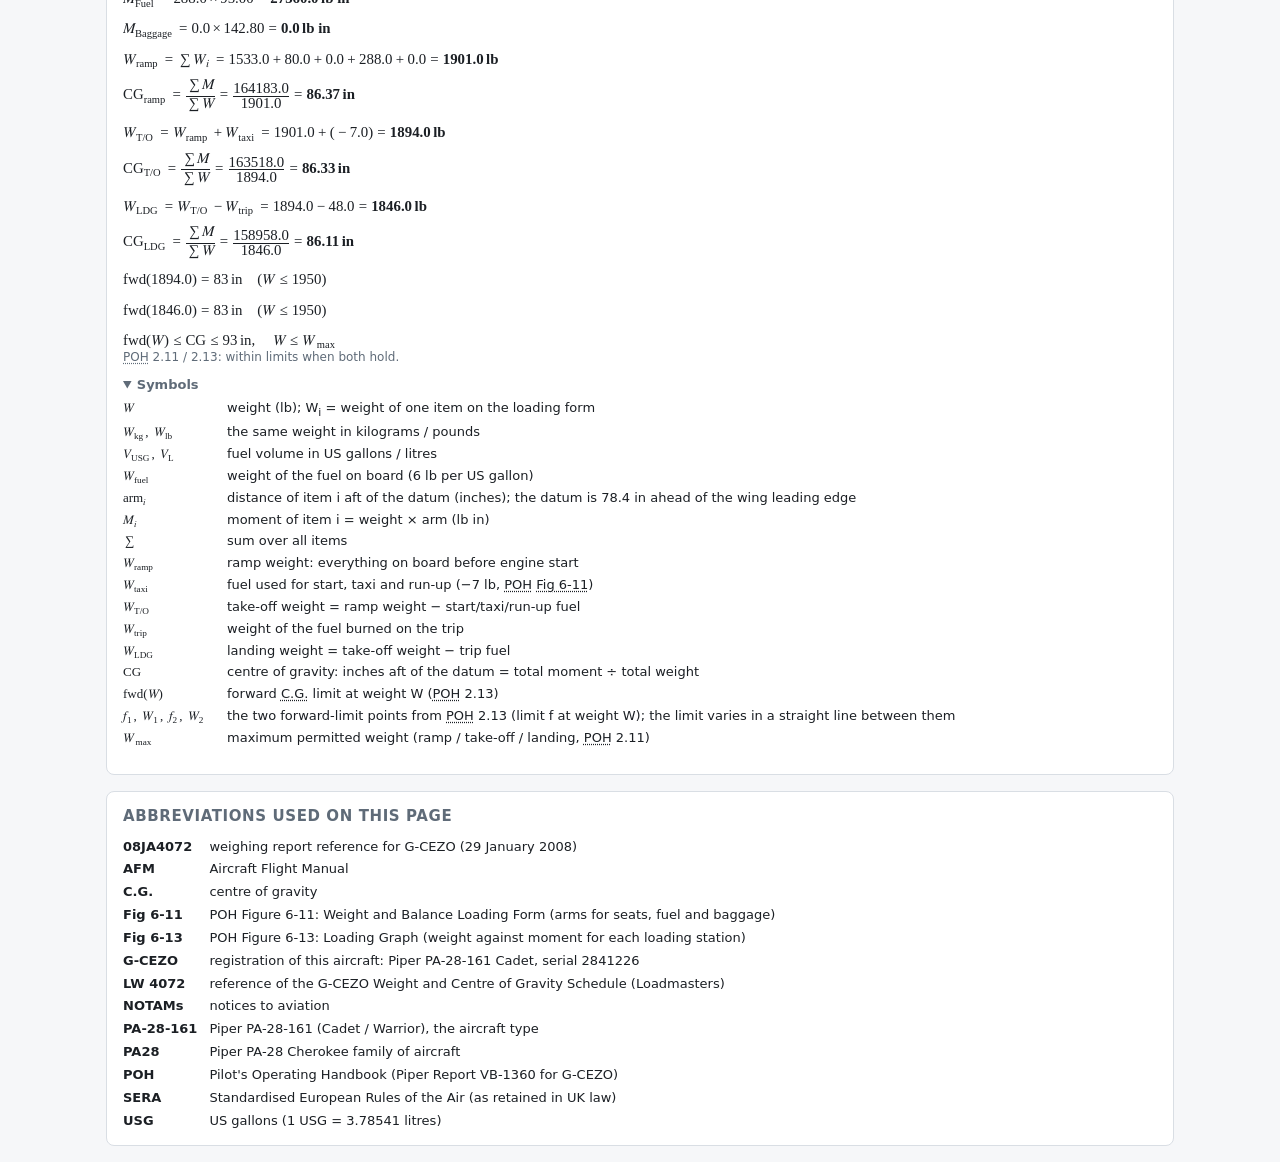
<file: tools/weight-balance.html>
<!doctype html>
<html lang="en"><head>
<meta charset="utf-8"><meta name="viewport" content="width=device-width,initial-scale=1">
<title>G-CEZO Weight &amp; Balance</title>
<link rel="stylesheet" href="gcezo.css">
<script src="gcezo-charts.js"></script><script src="gcezo-lib.js"></script><script src="gcezo-math.js"></script><script src="gcezo-ui.js"></script><script src="gcezo-glossary.js"></script>
</head><body>
<main>
<div class="grid">
  <section class="card">
    <h2>Load</h2>
    <label class="f">Category
      <select id="cat"><option value="normal">Normal (2325 lb)</option><option value="utility">Utility (2020 lb)</option></select></label>
    <label class="f">Mass units <select id="mu"><option value="lb">lb</option><option value="kg">kg</option></select></label>
    <label class="f">Pilot <input id="p1" type="number" value="80"></label>
    <label class="f">Front passenger <input id="p2" type="number" value="0"></label>
    <label class="f">Rear passenger(s) <input id="p3" type="number" value="0"></label>
    <label class="f">Baggage <small id="bagmax"></small><input id="bag" type="number" value="0"></label>
    <label class="f">Fuel units <select id="fu"><option value="usg">US gal</option><option value="l">litres</option></select></label>
    <label class="f">Fuel on board <small id="fobmax"></small><input id="fuel" type="number" value="48"></label>
    <label class="f">Trip fuel <input id="trip" type="number" value="8"></label>
    <div class="row"><button data-f="full">Full</button><button data-f="tabs">Tabs</button></div>
    <p class="note">Tabs value is from the club PA28 Mass &amp; Balance spreadsheet (not stated in the POH); editable on the Aircraft settings page.</p>
  </section>
  <section class="card">
    <h2>Result</h2>
    <div id="status"></div>
    <div class="kv" id="sum"></div>
    <div id="env"></div>
  </section>
</div>
<section class="card" style="margin-top:16px">
  <h2>Loading form (POH Fig 6-11)</h2>
  <div id="tbl"></div>
  <p class="note">Basic weight 1533 lb, C.G. 85.05 in, moment 130,383 lb.in (Weight &amp; C.G. Schedule LW 4072, weighing report 08JA4072, 29-Jan-08).
  Arms: front seats 80.5, rear seats 118.1, fuel 95.0, baggage 142.8 (POH Fig 6-11). Fuel at 6 lb/USG (POH Fig 6-13).
  Start/taxi/run-up allowance &minus;7 lb at 95.0 (POH Fig 6-11). C.G. limits POH 2.13: forward 83.0 at 1950 lb and less, straight line to 87.0 at 2325 lb (utility 83.8 at 2020 lb); aft 93.0.
  These are the defaults; any value changed on the Aircraft settings page is used instead.
  Datum 78.4 in ahead of the wing leading edge at the inboard intersection of the straight and tapered section.</p>
</section>
<section class="card" style="margin-top:16px"><h2>Show the maths</h2><details class="maths" open><summary>Equations with the numbers above</summary><div id="maths"></div></details></section>
</main>
<script>
navBar('weight-balance.html');
$('bagmax').textContent=`max ${GCEZO.limits.normal.baggage} lb normal / ${GCEZO.limits.utility.baggage} utility`;
$('fobmax').textContent=`${GCEZO.fuel.usableUSG} USG usable`;
const ids=['cat','mu','p1','p2','p3','bag','fu','fuel','trip'];
setDefault('fuel',GCEZO.fuel.usableUSG);
const save=persist('gcezo-wb-v2',ids);
function calc(){
  const k=$('mu').value==='kg'?GCEZO.conv.kgToLb:1, f=$('fu').value==='l'?GCEZO.conv.lToUSG:1, cat=$('cat').value;
  const r=wbCalc({front:(num('p1')+num('p2'))*k, rear:num('p3')*k, baggage:num('bag')*k, fuelUSG:num('fuel')*f, tripFuelUSG:num('trip')*f, category:cat});
  const msgs=wbMessages(r,cat);
  $('status').innerHTML=msgs.length?msgs.map(m=>`<div class="msg bad">${m}</div>`).join(''):'<div class="msg" style="background:var(--okbg);color:var(--ok)">Within POH weight and C.G. limits</div>';
  const L=GCEZO.limits[cat];
  $('sum').innerHTML=`<span>Take-off weight</span><b>${fx(r.takeoff.w,1)} lb (${fx(r.takeoff.w*GCEZO.conv.lbToKg,1)} kg)</b>
   <span>Take-off C.G.</span><b>${fx(r.takeoff.cg,2)} in</b>
   <span>Landing weight / C.G.</span><b>${fx(r.landing.w,1)} lb / ${fx(r.landing.cg,2)} in</b>
   <span>Margin to max take-off</span><b>${fx(L.takeoff-r.takeoff.w,1)} lb</b>`;
  $('env').innerHTML=envelopeSVG([{label:'T/O',w:r.takeoff.w,cg:r.takeoff.cg,ok:r.takeoff.chk.ok},{label:'LDG',w:r.landing.w,cg:r.landing.cg,ok:r.landing.chk.ok}],cat);
  $('tbl').innerHTML=wbTableHTML(r);
  $('maths').innerHTML=mathsWB(r,cat,$('mu').value==='kg'?num('p1')+num('p2')+num('p3')+num('bag'):undefined)+
    ($('fu').value==='l'?eq(String.raw`V_{\text{USG}} = V_{\text{L}}\times 0.264172 = ${fx(num('fuel'),1)}\times 0.264172 = ${res(fx(num('fuel')*GCEZO.conv.lToUSG,2),'USG')}`):'');
  save();
}
document.querySelectorAll('[data-f]').forEach(b=>b.onclick=()=>{const g=b.dataset.f==='full'?GCEZO.fuel.usableUSG:GCEZO.fuel.tabsUSG;$('fuel').value=$('fu').value==='l'?(g*GCEZO.conv.usgToL).toFixed(1):g;calc();});
ids.forEach(i=>$(i).addEventListener('input',calc));
calc();
</script>
</body></html>
</file>
<file: tools/gcezo.css>
:root{
  --bg:#f6f7f9; --card:#fff; --ink:#1b1f24; --mute:#5f6b78; --line:#d9dee4;
  --acc:#1f5fa8; --ok:#1d7a3e; --okbg:#e6f4ea; --bad:#b3261e; --badbg:#fde8e6; --warn:#8a5a00; --warnbg:#fff4d6; --wind:#1C6FB0;
}
@media (prefers-color-scheme: dark){
  :root:not([data-theme="light"]){
    --bg:#121417; --card:#1b1e23; --ink:#e7eaee; --mute:#9aa5b1; --line:#2e333a;
    --acc:#7fb0ef; --ok:#7fd49a; --okbg:#1a3324; --bad:#ff8a80; --badbg:#3a1d1b; --warn:#f3c35c; --warnbg:#3a2f12; --wind:#6FB4EA;
  }
}
*{box-sizing:border-box}
body{margin:0;background:var(--bg);color:var(--ink);font:15px/1.45 system-ui,-apple-system,"Segoe UI",Roboto,sans-serif}
header{background:var(--card);border-bottom:1px solid var(--line);padding:12px 16px;display:flex;flex-wrap:wrap;gap:8px 20px;align-items:baseline}
header h1{font-size:18px;margin:0}
header nav{display:flex;flex-wrap:wrap;gap:4px 14px;font-size:14px}
header nav a{color:var(--acc);text-decoration:none}
header nav a.on{font-weight:600;text-decoration:underline}
main{max-width:1100px;margin:0 auto;padding:16px}
.grid{display:grid;gap:16px;grid-template-columns:repeat(auto-fit,minmax(320px,1fr))}
.card{background:var(--card);border:1px solid var(--line);border-radius:8px;padding:14px 16px}
.card h2{font-size:15px;margin:0 0 10px;text-transform:uppercase;letter-spacing:.04em;color:var(--mute)}
label.f{display:grid;grid-template-columns:1fr 130px;align-items:center;gap:8px;margin:6px 0;font-size:14px}
label.f small{color:var(--mute);grid-column:1;grid-row:2;margin-top:-6px;font-size:12px}
label.f > input,label.f > select,label.f > span{grid-column:2;grid-row:1 / span 2}
input,select{font:inherit;padding:5px 7px;border:1px solid var(--line);border-radius:5px;background:var(--bg);color:var(--ink);width:100%}
input[type=checkbox]{width:auto}
button{font:inherit;padding:5px 10px;border:1px solid var(--line);border-radius:5px;background:var(--bg);color:var(--ink);cursor:pointer}
table{border-collapse:collapse;width:100%;font-size:14px;font-variant-numeric:tabular-nums}
th,td{padding:5px 6px;border-bottom:1px solid var(--line);text-align:right}
th:first-child,td:first-child{text-align:left}
th{color:var(--mute);font-weight:600}
tr.tot td{font-weight:600;border-top:2px solid var(--ink)}
.big{font-size:26px;font-weight:650;font-variant-numeric:tabular-nums}
.kv{display:grid;grid-template-columns:1fr auto;gap:4px 12px;font-size:14px}
.kv b{font-variant-numeric:tabular-nums}
.pill{display:inline-block;padding:2px 8px;border-radius:10px;font-size:13px;font-weight:600}
.pill.ok{background:var(--okbg);color:var(--ok)} .pill.bad{background:var(--badbg);color:var(--bad)} .pill.warn{background:var(--warnbg);color:var(--warn)}
.msg{margin:6px 0;padding:6px 9px;border-radius:5px;font-size:13px}
.msg.bad{background:var(--badbg);color:var(--bad)} .msg.warn{background:var(--warnbg);color:var(--warn)}
.note{font-size:12.5px;color:var(--mute);margin-top:8px}
.row{display:flex;gap:8px;flex-wrap:wrap;align-items:center}
svg text{fill:var(--mute);font-size:11px}
.legs input{padding:4px 5px}
td.mh{color:var(--acc);font-weight:600}
.leg{border:1px solid var(--line);border-radius:8px;padding:10px 12px;margin-bottom:10px;background:var(--bg)}
.leghead{display:flex;align-items:center;justify-content:space-between;gap:8px;margin-bottom:8px}
.legnum{font-weight:700;color:var(--acc)}
.leginputs{display:grid;grid-template-columns:2fr 1fr 1fr;gap:8px}
.leginputs label,.navgrid label{display:block;font-size:12.5px;color:var(--mute);margin-bottom:3px}
@media (max-width:480px){.leginputs{grid-template-columns:1fr 1fr}.leginputs .name{grid-column:1/-1}}
.navgrid{display:grid;grid-template-columns:repeat(auto-fit,minmax(130px,1fr));gap:10px}
.legout{display:grid;grid-template-columns:auto 1fr;gap:12px;align-items:center;margin-top:10px}
.legout svg{width:92px;height:92px}
.nums{display:grid;grid-template-columns:repeat(auto-fit,minmax(78px,1fr));gap:6px 12px}
.n b{display:block;font-size:20px;font-weight:650;font-variant-numeric:tabular-nums;line-height:1.15}
.n span{font-size:12px;color:var(--mute)}
.n.mh b{color:var(--acc)}
.varrow{display:flex;gap:6px}.varrow select{width:64px}
details summary{cursor:pointer;font-weight:600}
@media (max-width:560px){ label.f{grid-template-columns:1fr 110px} }
@media print{ header nav,button{display:none} body{background:#fff} .card{break-inside:avoid;border-color:#999} }
.disclaimer{background:#b00020;color:#fff;padding:10px 16px;text-align:center;border-bottom:3px solid #600010}
.disclaimer .dz-big{font-size:clamp(18px,3.2vw,30px);font-weight:900;letter-spacing:.02em;line-height:1.15;animation:dzflash 1s steps(1,end) infinite}
.disclaimer .dz-small{font-size:12.5px;max-width:1100px;margin:6px auto 0;opacity:.95}
@keyframes dzflash{0%{color:#fff}50%{color:#ffe14d}}
@media (prefers-reduced-motion: reduce){.disclaimer .dz-big{animation:none}}
@media print{.disclaimer .dz-big{animation:none}}
.eq{font-size:13.5px;margin:4px 0;font-variant-numeric:tabular-nums;line-height:1.5}
details.maths{margin-top:10px;border-top:1px solid var(--line);padding-top:6px}
details.maths h4{margin:10px 0 4px;font-size:14px}
label.fac input[type=number]{padding:2px 4px}
.kv2{display:grid;gap:0 16px;grid-template-columns:repeat(auto-fit,minmax(240px,1fr))}
.step{display:inline-block;background:var(--acc);color:var(--card);border-radius:50%;width:24px;height:24px;text-align:center;line-height:24px;font-weight:700;margin-right:8px;font-size:13px}
.card h2 .step{text-transform:none;letter-spacing:0}
.stephead{font-size:13px;font-weight:700;margin:10px 0 2px;color:var(--mute)}
label.row{flex-wrap:nowrap}
label.row > span{min-width:0}
a{color:var(--acc)}
.eq{overflow-x:auto;overflow-y:hidden;margin:2px 0 6px;padding:2px 0}
.eq math{font-size:1.08em;text-align:left;margin:0}
.eq math{math-style:normal;font-size:1.1em}
.eqnote{font-size:12px;color:var(--mute);margin:-2px 0 2px}
.sheetbox{margin-top:8px}
.sheetbox svg.sheet{background:#fff;border:1px solid var(--line);border-radius:4px;margin-top:6px}
.sheetlbl{font:700 22px system-ui,sans-serif;paint-order:stroke;stroke:#fff;stroke-width:5px}
abbr[title]{text-decoration:underline dotted;text-underline-offset:2px;cursor:help}
.kv.gl{grid-template-columns:auto 1fr;font-size:13px}
.disclaimer abbr{color:inherit}
label.f > span.lt{grid-column:1;grid-row:1}
details.legend{margin:6px 0 12px;font-size:13px}
details.legend summary{font-weight:600;color:var(--mute)}
details.legend .kv.gl{grid-template-columns:minmax(90px,auto) 1fr;gap:3px 14px;margin-top:4px}
</file>
